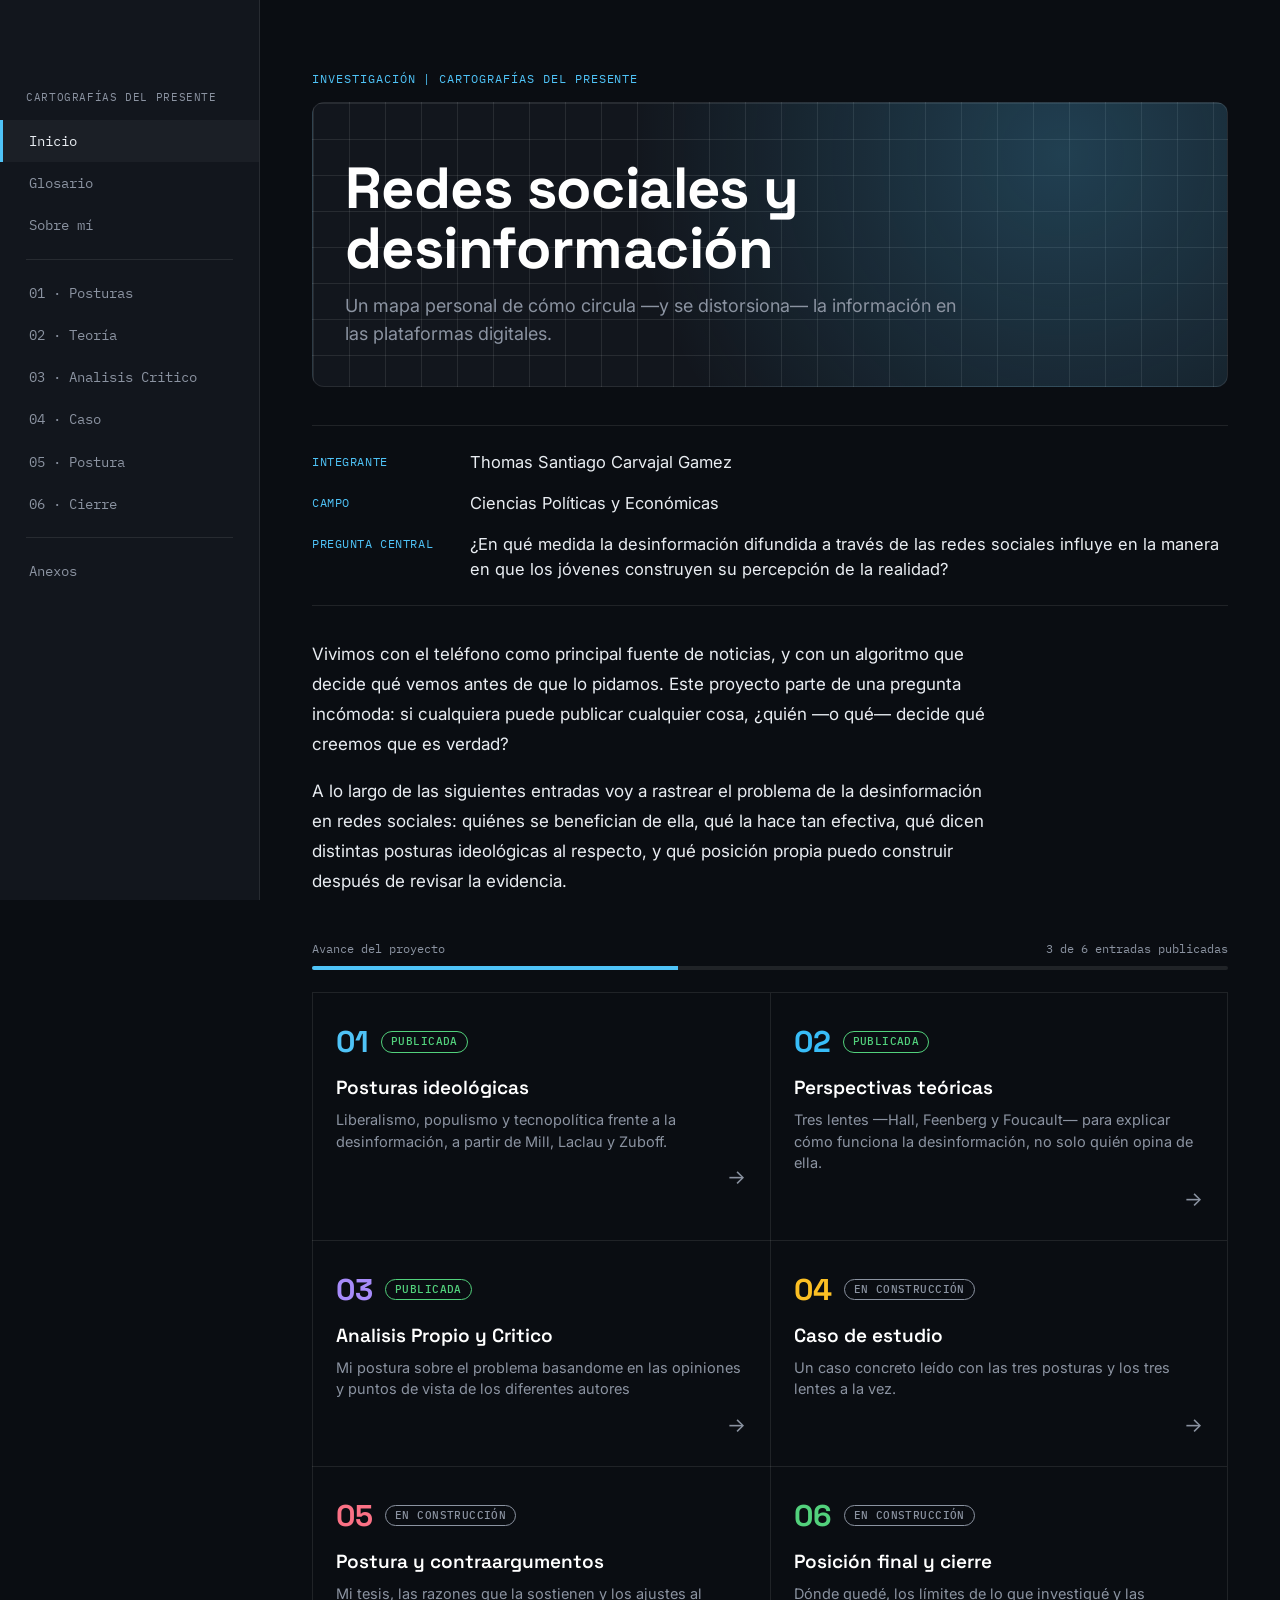
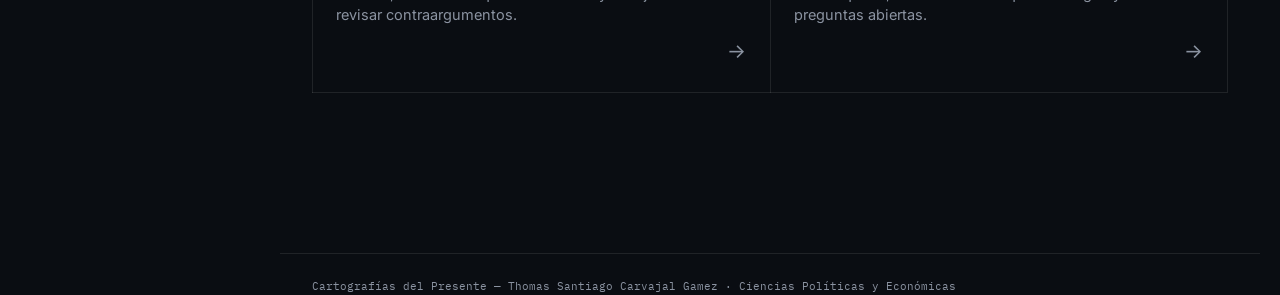
<file: index.html>
<!DOCTYPE html>
<html lang="es">
<head>
<meta charset="UTF-8">
<meta name="viewport" content="width=device-width, initial-scale=1.0">
<title>Redes sociales y desinformación</title>
<link rel="preconnect" href="https://fonts.googleapis.com">
<link href="https://fonts.googleapis.com/css2?family=Space+Grotesk:wght@500;600;700&family=Inter:wght@400;500&family=IBM+Plex+Mono:wght@400;500&display=swap" rel="stylesheet">
<link rel="stylesheet" href="style.css">
</head>
<body class="topic-intro">

<button class="menu-btn" aria-label="Abrir menú"><span></span></button>
<div class="backdrop"></div>

<aside class="sidebar">
  <div class="side-eyebrow">Cartografías del Presente</div>
  <nav>
    <a href="index.html" class="is-current">Inicio</a>
    <a href="glosario.html">Glosario</a>
    <a href="sobre-mi.html">Sobre mí</a>
    <div class="divider"></div>
    <a href="entrada-1.html">01 · Posturas</a>
    <a href="entrada-2.html">02 · Teoría</a>
    <a href="entrada-3.html">03 · Analisis Critico</a>
    <a href="entrada-4.html">04 · Caso</a>
    <a href="entrada-5.html">05 · Postura</a>
    <a href="entrada-6.html">06 · Cierre</a>
    <div class="divider"></div>
    <a href="anexos.html">Anexos</a>
  </nav>
</aside>

<div class="wrap">

  <div class="eyebrow">Investigación | Cartografías del presente</div>

  <div class="hero map">
    <h1>Redes sociales y desinformación</h1>
    <p class="sub">Un mapa personal de cómo circula —y se distorsiona— la información en las plataformas digitales.</p>
  </div>

  <div class="field">
    <dl>
      <dt>Integrante</dt>
      <dd>Thomas Santiago Carvajal Gamez</dd>

      <dt>Campo</dt>
      <dd>Ciencias Políticas y Económicas</dd>

      <dt>Pregunta central</dt>
      <dd>¿En qué medida la desinformación difundida a través de las redes sociales influye en la manera en que los jóvenes construyen su percepción de la realidad?</dd>
    </dl>
  </div>

  <div class="body-copy">
    <p>Vivimos con el teléfono como principal fuente de noticias, y con un algoritmo que decide qué vemos antes de que lo pidamos. Este proyecto parte de una pregunta incómoda: si cualquiera puede publicar cualquier cosa, ¿quién —o qué— decide qué creemos que es verdad?</p>
    <p>A lo largo de las siguientes entradas voy a rastrear el problema de la desinformación en redes sociales: quiénes se benefician de ella, qué la hace tan efectiva, qué dicen distintas posturas ideológicas al respecto, y qué posición propia puedo construir después de revisar la evidencia.</p>
  </div>

  <div class="progress"><div class="progress-head"><span>Avance del proyecto</span><span>3 de 6 entradas publicadas</span></div><div class="progress-bar"><i style="width:40%"></i></div></div>

  <div class="index-list">
    <a class="index-item" href="entrada-1.html">
      <div class="num">01 <span class="badge live">Publicada</span></div>
      <div class="meta">
        <h3>Posturas ideológicas</h3>
        <p>Liberalismo, populismo y tecnopolítica frente a la desinformación, a partir de Mill, Laclau y Zuboff.</p>
      </div>
      <div class="arrow">→</div>
    </a>
    <a class="index-item" href="entrada-2.html">
      <div class="num">02 <span class="badge live">Publicada</span></div>
      <div class="meta">
        <h3>Perspectivas teóricas</h3>
        <p>Tres lentes —Hall, Feenberg y Foucault— para explicar cómo funciona la desinformación, no solo quién opina de ella.</p>
      </div>
      <div class="arrow">→</div>
    </a>
    <a class="index-item" href="entrada-3.html">
      <div class="num">03 <span class="badge live">Publicada</span></div>
      <div class="meta">
        <h3>Analisis Propio y Critico</h3>
        <p>Mi postura sobre el problema basandome en las opiniones y puntos de vista de los diferentes autores </p>
      </div>
      <div class="arrow">→</div>
    </a>
    <a class="index-item" href="entrada-4.html">
      <div class="num">04 <span class="badge wip">En construcción</span></div>
      <div class="meta">
        <h3>Caso de estudio</h3>
        <p>Un caso concreto leído con las tres posturas y los tres lentes a la vez.</p>
      </div>
      <div class="arrow">→</div>
    </a>
    <a class="index-item" href="entrada-5.html">
      <div class="num">05 <span class="badge wip">En construcción</span></div>
      <div class="meta">
        <h3>Postura y contraargumentos</h3>
        <p>Mi tesis, las razones que la sostienen y los ajustes al revisar contraargumentos.</p>
      </div>
      <div class="arrow">→</div>
    </a>
    <a class="index-item" href="entrada-6.html">
      <div class="num">06 <span class="badge wip">En construcción</span></div>
      <div class="meta">
        <h3>Posición final y cierre</h3>
        <p>Dónde quedé, los límites de lo que investigué y las preguntas abiertas.</p>
      </div>
      <div class="arrow">→</div>
    </a>
  </div>

</div>

<footer class="site-footer">Cartografías del Presente — Thomas Santiago Carvajal Gamez · Ciencias Políticas y Económicas</footer>

<script src="script.js"></script>
</body>
</html>
</file>
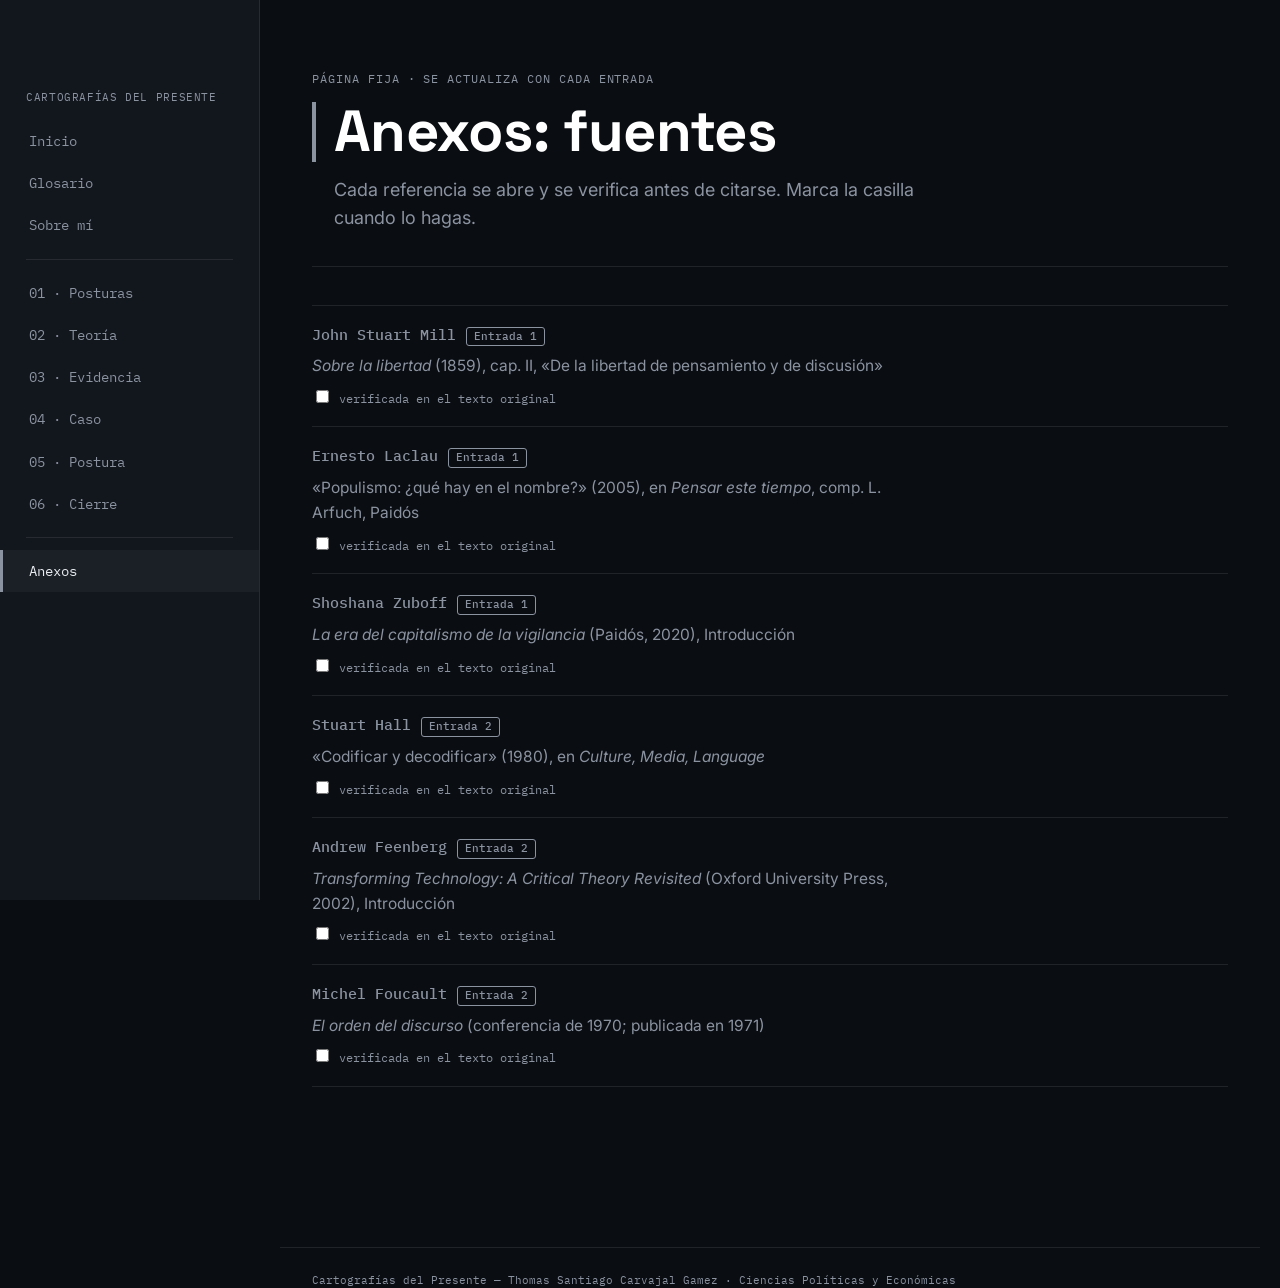
<file: anexos.html>
<!DOCTYPE html>
<html lang="es">
<head>
<meta charset="UTF-8">
<meta name="viewport" content="width=device-width, initial-scale=1.0">
<title>Anexos — Cartografías del Presente</title>
<link rel="preconnect" href="https://fonts.googleapis.com">
<link href="https://fonts.googleapis.com/css2?family=Space+Grotesk:wght@500;600;700&family=Inter:wght@400;500&family=IBM+Plex+Mono:wght@400;500&display=swap" rel="stylesheet">
<link rel="stylesheet" href="style.css">
</head>
<body class="topic-anexos">

<button class="menu-btn" aria-label="Abrir menú"><span></span></button>
<div class="backdrop"></div>

<aside class="sidebar">
  <div class="side-eyebrow">Cartografías del Presente</div>
  <nav>
    <a href="index.html">Inicio</a>
    <a href="glosario.html">Glosario</a>
    <a href="sobre-mi.html">Sobre mí</a>
    <div class="divider"></div>
    <a href="entrada-1.html">01 · Posturas</a>
    <a href="entrada-2.html">02 · Teoría</a>
    <a href="entrada-3.html">03 · Evidencia</a>
    <a href="entrada-4.html">04 · Caso</a>
    <a href="entrada-5.html">05 · Postura</a>
    <a href="entrada-6.html">06 · Cierre</a>
    <div class="divider"></div>
    <a href="anexos.html" class="is-current">Anexos</a>
  </nav>
</aside>

<div class="wrap">
  <div class="eyebrow">Página fija · se actualiza con cada entrada</div>
  <div class="hero"><h1>Anexos: fuentes</h1><p class="sub">Cada referencia se abre y se verifica antes de citarse. Marca la casilla cuando lo hagas.</p></div>
  <div class="term"><div class="t">John Stuart Mill <span class="tag">Entrada 1</span></div><p class="d"><em>Sobre la libertad</em> (1859), cap. II, «De la libertad de pensamiento y de discusión» <label class="ver"><input type="checkbox"> verificada en el texto original</label></p></div>
  <div class="term"><div class="t">Ernesto Laclau <span class="tag">Entrada 1</span></div><p class="d">«Populismo: ¿qué hay en el nombre?» (2005), en <em>Pensar este tiempo</em>, comp. L. Arfuch, Paidós <label class="ver"><input type="checkbox"> verificada en el texto original</label></p></div>
  <div class="term"><div class="t">Shoshana Zuboff <span class="tag">Entrada 1</span></div><p class="d"><em>La era del capitalismo de la vigilancia</em> (Paidós, 2020), Introducción <label class="ver"><input type="checkbox"> verificada en el texto original</label></p></div>
  <div class="term"><div class="t">Stuart Hall <span class="tag">Entrada 2</span></div><p class="d">«Codificar y decodificar» (1980), en <em>Culture, Media, Language</em> <label class="ver"><input type="checkbox"> verificada en el texto original</label></p></div>
  <div class="term"><div class="t">Andrew Feenberg <span class="tag">Entrada 2</span></div><p class="d"><em>Transforming Technology: A Critical Theory Revisited</em> (Oxford University Press, 2002), Introducción <label class="ver"><input type="checkbox"> verificada en el texto original</label></p></div>
  <div class="term"><div class="t">Michel Foucault <span class="tag">Entrada 2</span></div><p class="d"><em>El orden del discurso</em> (conferencia de 1970; publicada en 1971) <label class="ver"><input type="checkbox"> verificada en el texto original</label></p></div>

</div>

<footer class="site-footer">Cartografías del Presente — Thomas Santiago Carvajal Gamez · Ciencias Políticas y Económicas</footer>

<script src="script.js"></script>
</body>
</html>
</file>
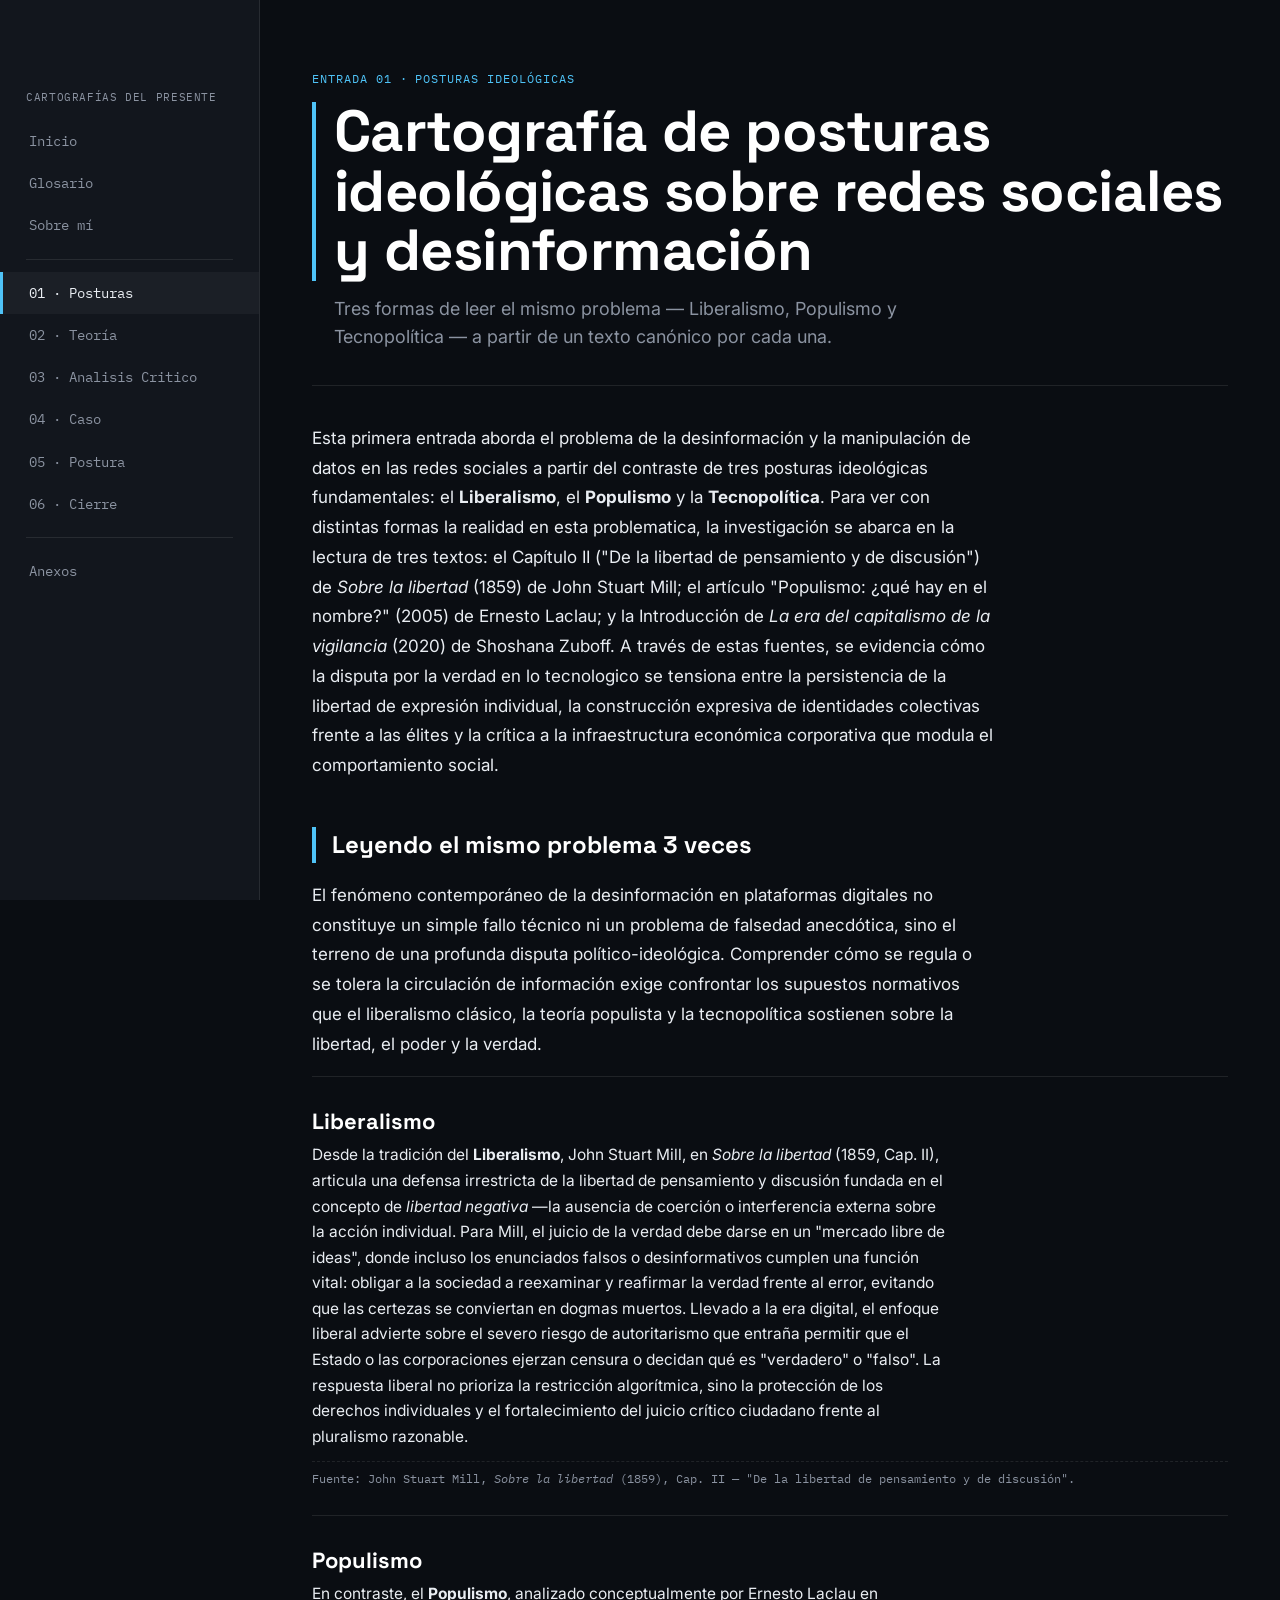
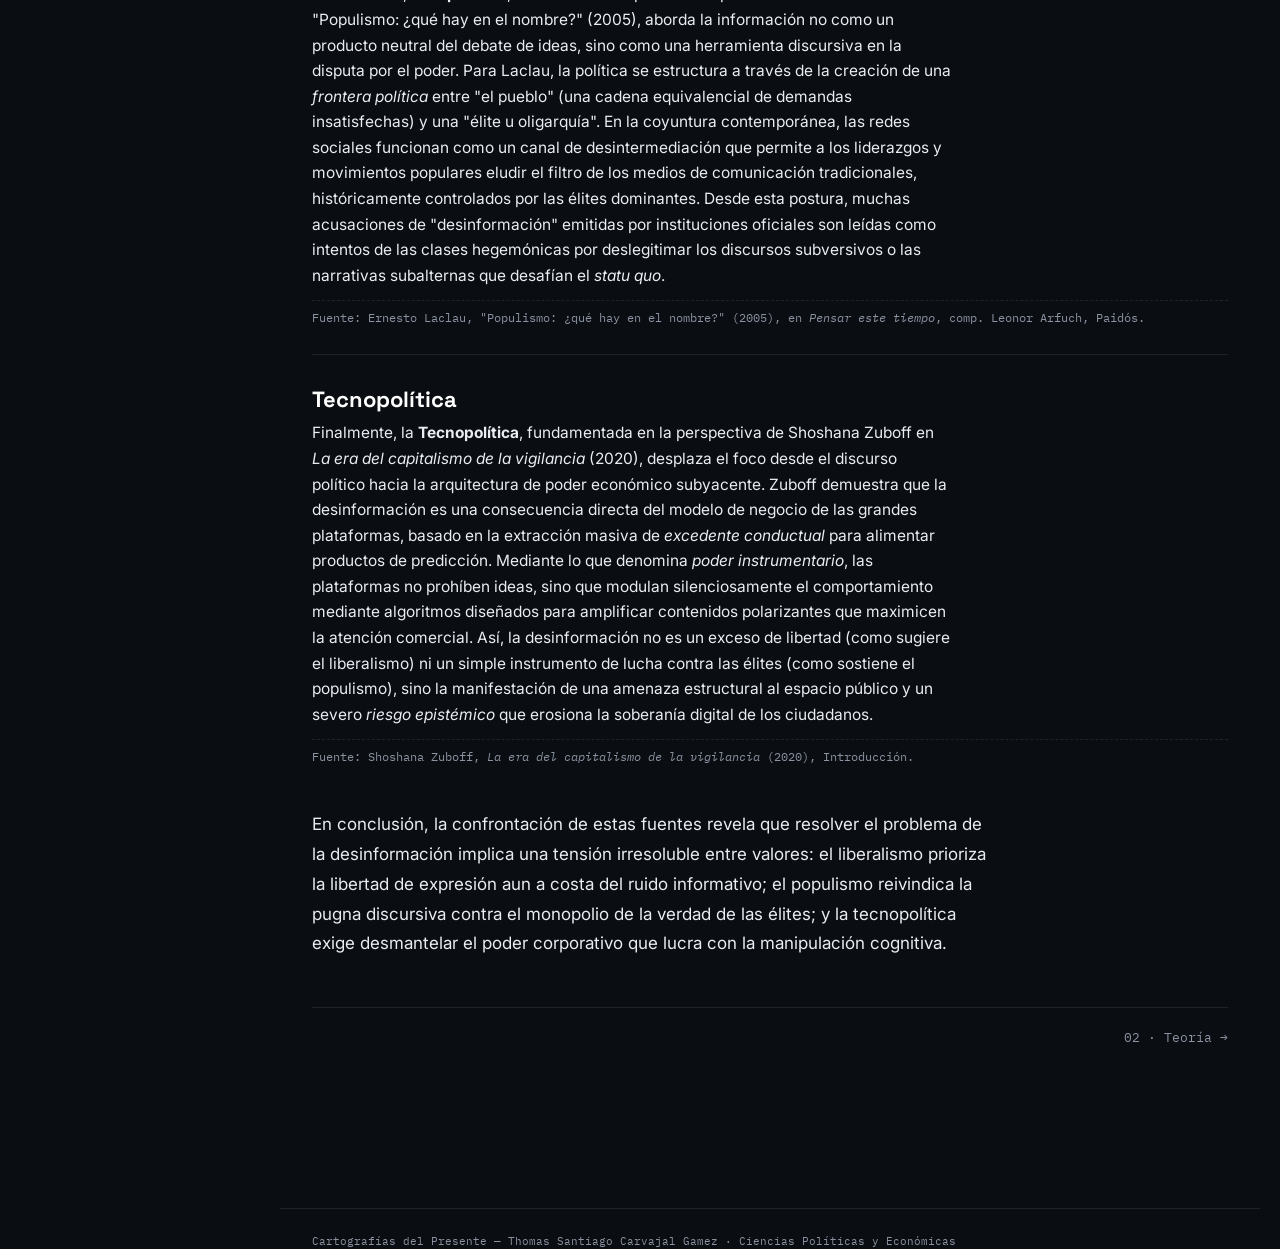
<file: entrada-1.html>
<!DOCTYPE html>
<html lang="es">
<head>
<meta charset="UTF-8">
<meta name="viewport" content="width=device-width, initial-scale=1.0">
<title>Entrada 1 · Posturas ideológicas — Cartografías del Presente</title>
<link rel="preconnect" href="https://fonts.googleapis.com">
<link href="https://fonts.googleapis.com/css2?family=Space+Grotesk:wght@500;600;700&family=Inter:wght@400;500&family=IBM+Plex+Mono:wght@400;500&display=swap" rel="stylesheet">
<link rel="stylesheet" href="style.css">
</head>
<body class="topic-e1">

<button class="menu-btn" aria-label="Abrir menú"><span></span></button>
<div class="backdrop"></div>

<aside class="sidebar">
  <div class="side-eyebrow">Cartografías del Presente</div>
  <nav>
    <a href="index.html">Inicio</a>
    <a href="glosario.html">Glosario</a>
    <a href="sobre-mi.html">Sobre mí</a>
    <div class="divider"></div>
    <a href="entrada-1.html" class="is-current">01 · Posturas</a>
    <a href="entrada-2.html">02 · Teoría</a>
    <a href="entrada-3.html">03 · Analisis Critico</a>
    <a href="entrada-4.html">04 · Caso</a>
    <a href="entrada-5.html">05 · Postura</a>
    <a href="entrada-6.html">06 · Cierre</a>
    <div class="divider"></div>
    <a href="anexos.html">Anexos</a>
  </nav>
</aside>

<div class="wrap">

  <div class="eyebrow">Entrada 01 · Posturas ideológicas</div>
  <div class="hero">
    <h1>Cartografía de posturas ideológicas sobre redes sociales y desinformación</h1>
    <p class="sub">Tres formas de leer el mismo problema — Liberalismo, Populismo y Tecnopolítica — a partir de un texto canónico por cada una.</p>
  </div>

  <div class="body-copy">
    <p>Esta primera entrada aborda el problema de la desinformación y la manipulación de datos en las redes sociales a partir del contraste de tres posturas ideológicas fundamentales: el <strong>Liberalismo</strong>, el <strong>Populismo</strong> y la <strong>Tecnopolítica</strong>. Para ver con distintas formas la realidad en esta problematica, la investigación se abarca en la lectura de tres textos: el Capítulo II ("De la libertad de pensamiento y de discusión") de <em>Sobre la libertad</em> (1859) de John Stuart Mill; el artículo "Populismo: ¿qué hay en el nombre?" (2005) de Ernesto Laclau; y la Introducción de <em>La era del capitalismo de la vigilancia</em> (2020) de Shoshana Zuboff. A través de estas fuentes, se evidencia cómo la disputa por la verdad en lo tecnologico se tensiona entre la persistencia de la libertad de expresión individual, la construcción expresiva de identidades colectivas frente a las élites y la crítica a la infraestructura económica corporativa que modula el comportamiento social.</p>
  </div>

  <h1 class="section-title">Leyendo el mismo problema 3 veces</h1>

  <div class="body-copy">
    <p>El fenómeno contemporáneo de la desinformación en plataformas digitales no constituye un simple fallo técnico ni un problema de falsedad anecdótica, sino el terreno de una profunda disputa político-ideológica. Comprender cómo se regula o se tolera la circulación de información exige confrontar los supuestos normativos que el liberalismo clásico, la teoría populista y la tecnopolítica sostienen sobre la libertad, el poder y la verdad.</p>
  </div>

  <div class="concept-card">
    <h3>Liberalismo</h3>
    <p>Desde la tradición del <strong>Liberalismo</strong>, John Stuart Mill, en <em>Sobre la libertad</em> (1859, Cap. II), articula una defensa irrestricta de la libertad de pensamiento y discusión fundada en el concepto de <em>libertad negativa</em> —la ausencia de coerción o interferencia externa sobre la acción individual. Para Mill, el juicio de la verdad debe darse en un "mercado libre de ideas", donde incluso los enunciados falsos o desinformativos cumplen una función vital: obligar a la sociedad a reexaminar y reafirmar la verdad frente al error, evitando que las certezas se conviertan en dogmas muertos. Llevado a la era digital, el enfoque liberal advierte sobre el severo riesgo de autoritarismo que entraña permitir que el Estado o las corporaciones ejerzan censura o decidan qué es "verdadero" o "falso". La respuesta liberal no prioriza la restricción algorítmica, sino la protección de los derechos individuales y el fortalecimiento del juicio crítico ciudadano frente al pluralismo razonable.</p>
    <div class="source-note">Fuente: John Stuart Mill, <em>Sobre la libertad</em> (1859), Cap. II — "De la libertad de pensamiento y de discusión".</div>
  </div>

  <div class="concept-card">
    <h3>Populismo</h3>
    <p>En contraste, el <strong>Populismo</strong>, analizado conceptualmente por Ernesto Laclau en "Populismo: ¿qué hay en el nombre?" (2005), aborda la información no como un producto neutral del debate de ideas, sino como una herramienta discursiva en la disputa por el poder. Para Laclau, la política se estructura a través de la creación de una <em>frontera política</em> entre "el pueblo" (una cadena equivalencial de demandas insatisfechas) y una "élite u oligarquía". En la coyuntura contemporánea, las redes sociales funcionan como un canal de desintermediación que permite a los liderazgos y movimientos populares eludir el filtro de los medios de comunicación tradicionales, históricamente controlados por las élites dominantes. Desde esta postura, muchas acusaciones de "desinformación" emitidas por instituciones oficiales son leídas como intentos de las clases hegemónicas por deslegitimar los discursos subversivos o las narrativas subalternas que desafían el <em>statu quo</em>.</p>
    <div class="source-note">Fuente: Ernesto Laclau, "Populismo: ¿qué hay en el nombre?" (2005), en <em>Pensar este tiempo</em>, comp. Leonor Arfuch, Paidós.</div>
  </div>

  <div class="concept-card">
    <h3>Tecnopolítica</h3>
    <p>Finalmente, la <strong>Tecnopolítica</strong>, fundamentada en la perspectiva de Shoshana Zuboff en <em>La era del capitalismo de la vigilancia</em> (2020), desplaza el foco desde el discurso político hacia la arquitectura de poder económico subyacente. Zuboff demuestra que la desinformación es una consecuencia directa del modelo de negocio de las grandes plataformas, basado en la extracción masiva de <em>excedente conductual</em> para alimentar productos de predicción. Mediante lo que denomina <em>poder instrumentario</em>, las plataformas no prohíben ideas, sino que modulan silenciosamente el comportamiento mediante algoritmos diseñados para amplificar contenidos polarizantes que maximicen la atención comercial. Así, la desinformación no es un exceso de libertad (como sugiere el liberalismo) ni un simple instrumento de lucha contra las élites (como sostiene el populismo), sino la manifestación de una amenaza estructural al espacio público y un severo <em>riesgo epistémico</em> que erosiona la soberanía digital de los ciudadanos.</p>
    <div class="source-note">Fuente: Shoshana Zuboff, <em>La era del capitalismo de la vigilancia</em> (2020), Introducción.</div>
  </div>

  <div class="body-copy">
    <p>En conclusión, la confrontación de estas fuentes revela que resolver el problema de la desinformación implica una tensión irresoluble entre valores: el liberalismo prioriza la libertad de expresión aun a costa del ruido informativo; el populismo reivindica la pugna discursiva contra el monopolio de la verdad de las élites; y la tecnopolítica exige desmantelar el poder corporativo que lucra con la manipulación cognitiva.</p>
  </div>


<div class="pager"><span></span><a href="entrada-2.html">02 · Teoría →</a></div>
</div>

<footer class="site-footer">Cartografías del Presente — Thomas Santiago Carvajal Gamez · Ciencias Políticas y Económicas</footer>

<script src="script.js"></script>
</body>
</html>
</file>
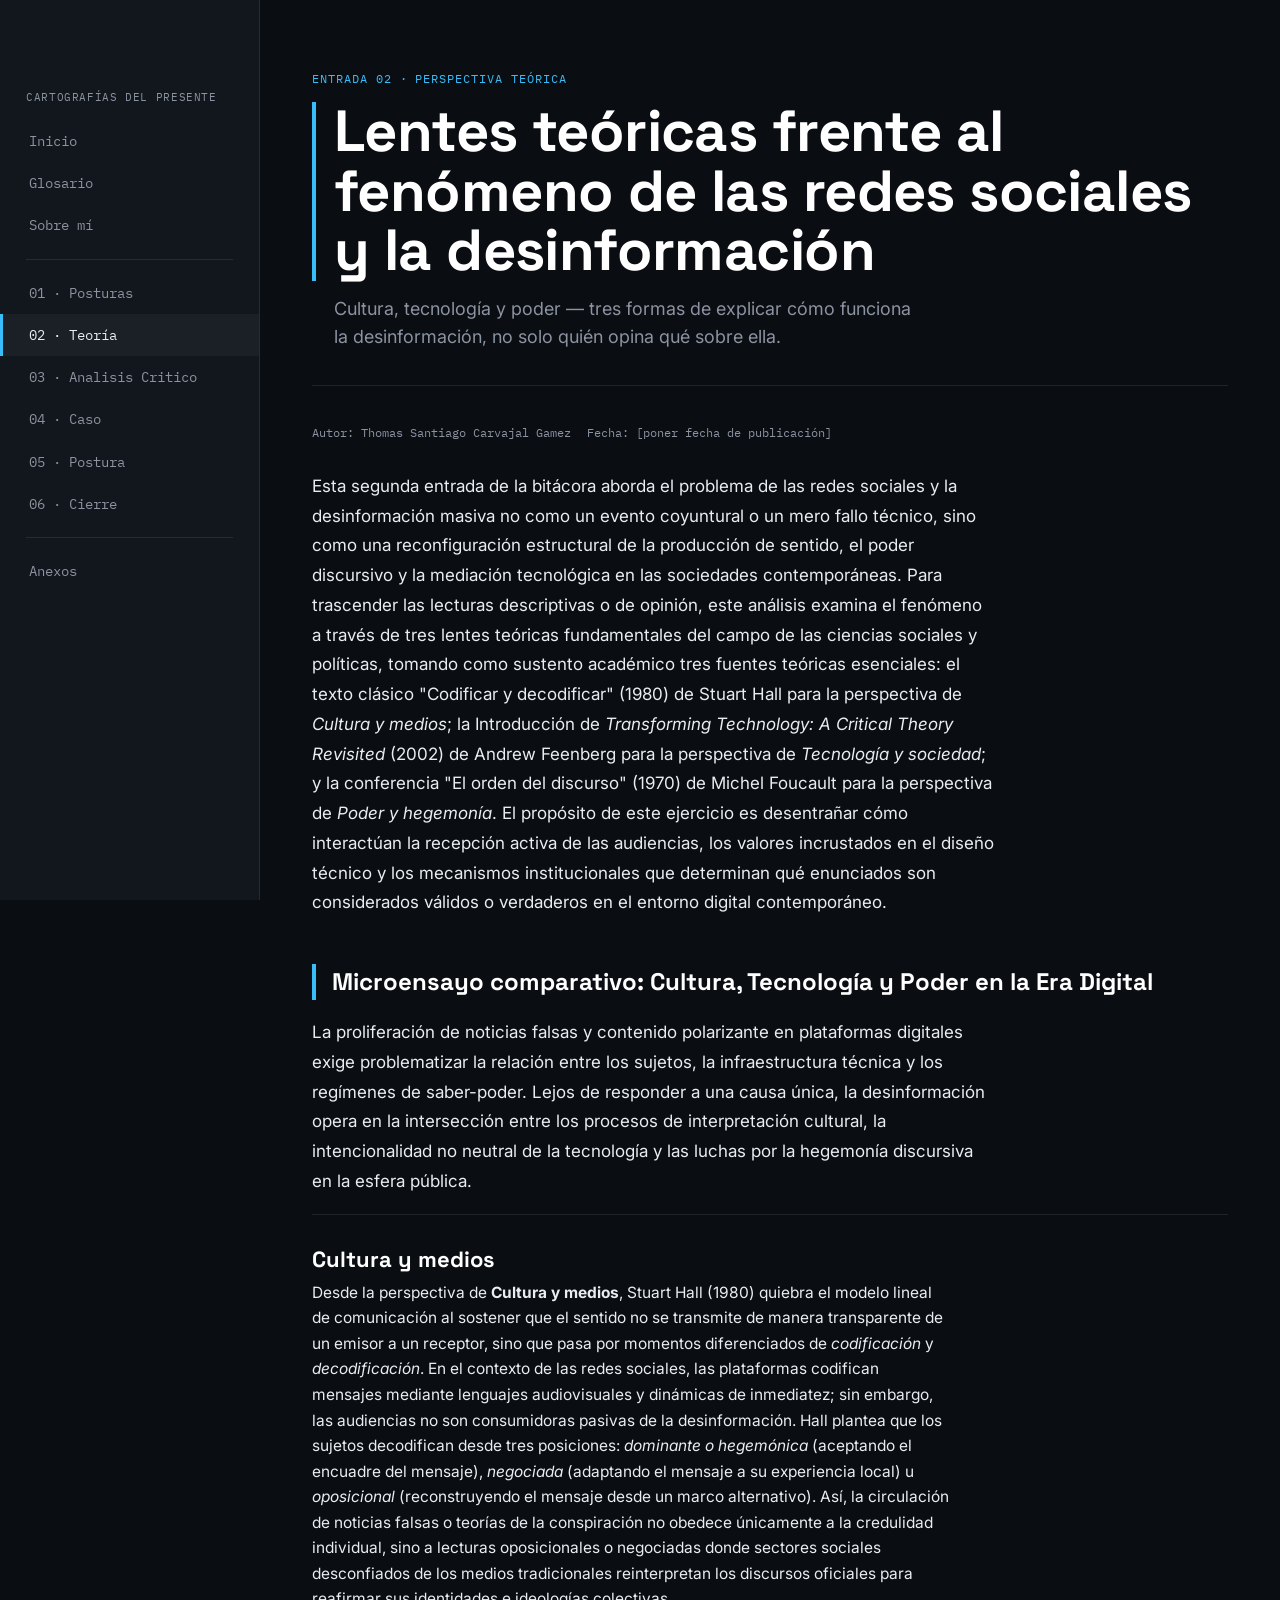
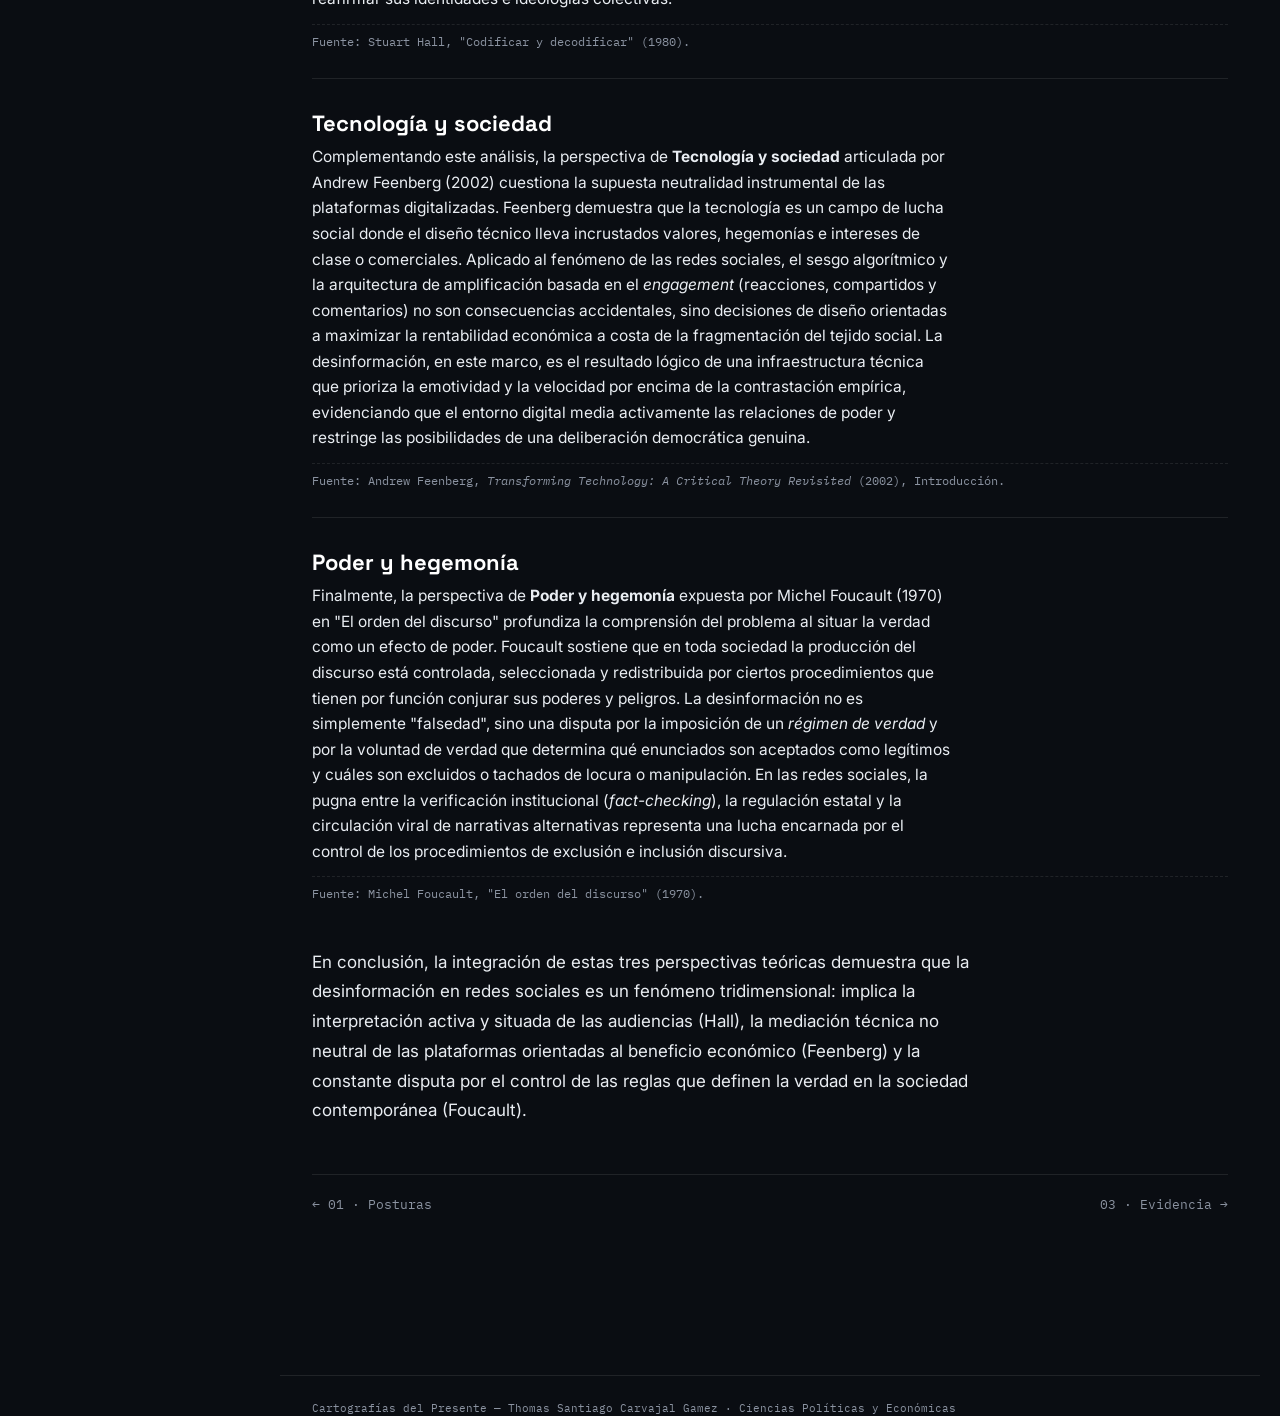
<file: entrada-2.html>
<!DOCTYPE html>
<html lang="es">
<head>
<meta charset="UTF-8">
<meta name="viewport" content="width=device-width, initial-scale=1.0">
<title>Entrada 2 · Perspectivas teóricas — Cartografías del Presente</title>
<link rel="preconnect" href="https://fonts.googleapis.com">
<link href="https://fonts.googleapis.com/css2?family=Space+Grotesk:wght@500;600;700&family=Inter:wght@400;500&family=IBM+Plex+Mono:wght@400;500&display=swap" rel="stylesheet">
<link rel="stylesheet" href="style.css">
</head>
<body class="topic-e2">

<button class="menu-btn" aria-label="Abrir menú"><span></span></button>
<div class="backdrop"></div>

<aside class="sidebar">
  <div class="side-eyebrow">Cartografías del Presente</div>
  <nav>
    <a href="index.html">Inicio</a>
    <a href="glosario.html">Glosario</a>
    <a href="sobre-mi.html">Sobre mí</a>
    <div class="divider"></div>
    <a href="entrada-1.html">01 · Posturas</a>
    <a href="entrada-2.html" class="is-current">02 · Teoría</a>
    <a href="entrada-3.html">03 · Analisis Critico</a>
    <a href="entrada-4.html">04 · Caso</a>
    <a href="entrada-5.html">05 · Postura</a>
    <a href="entrada-6.html">06 · Cierre</a>
    <div class="divider"></div>
    <a href="anexos.html">Anexos</a>
  </nav>
</aside>

<div class="wrap">

  <div class="eyebrow">Entrada 02 · Perspectiva teórica</div>
  <div class="hero">
    <h1>Lentes teóricas frente al fenómeno de las redes sociales y la desinformación</h1>
    <p class="sub">Cultura, tecnología y poder — tres formas de explicar cómo funciona la desinformación, no solo quién opina qué sobre ella.</p>
  </div>

  <div class="meta-row">
    <span>Autor: Thomas Santiago Carvajal Gamez</span>
    <span>Fecha: [poner fecha de publicación]</span>
  </div>

  <div class="body-copy">
    <p>Esta segunda entrada de la bitácora aborda el problema de las redes sociales y la desinformación masiva no como un evento coyuntural o un mero fallo técnico, sino como una reconfiguración estructural de la producción de sentido, el poder discursivo y la mediación tecnológica en las sociedades contemporáneas. Para trascender las lecturas descriptivas o de opinión, este análisis examina el fenómeno a través de tres lentes teóricas fundamentales del campo de las ciencias sociales y políticas, tomando como sustento académico tres fuentes teóricas esenciales: el texto clásico "Codificar y decodificar" (1980) de Stuart Hall para la perspectiva de <em>Cultura y medios</em>; la Introducción de <em>Transforming Technology: A Critical Theory Revisited</em> (2002) de Andrew Feenberg para la perspectiva de <em>Tecnología y sociedad</em>; y la conferencia "El orden del discurso" (1970) de Michel Foucault para la perspectiva de <em>Poder y hegemonía</em>. El propósito de este ejercicio es desentrañar cómo interactúan la recepción activa de las audiencias, los valores incrustados en el diseño técnico y los mecanismos institucionales que determinan qué enunciados son considerados válidos o verdaderos en el entorno digital contemporáneo.</p>
  </div>

  <h2 class="section-title">Microensayo comparativo: Cultura, Tecnología y Poder en la Era Digital</h2>

  <div class="body-copy">
    <p>La proliferación de noticias falsas y contenido polarizante en plataformas digitales exige problematizar la relación entre los sujetos, la infraestructura técnica y los regímenes de saber-poder. Lejos de responder a una causa única, la desinformación opera en la intersección entre los procesos de interpretación cultural, la intencionalidad no neutral de la tecnología y las luchas por la hegemonía discursiva en la esfera pública.</p>
  </div>

  <div class="concept-card">
    <h3>Cultura y medios</h3>
    <p>Desde la perspectiva de <strong>Cultura y medios</strong>, Stuart Hall (1980) quiebra el modelo lineal de comunicación al sostener que el sentido no se transmite de manera transparente de un emisor a un receptor, sino que pasa por momentos diferenciados de <em>codificación</em> y <em>decodificación</em>. En el contexto de las redes sociales, las plataformas codifican mensajes mediante lenguajes audiovisuales y dinámicas de inmediatez; sin embargo, las audiencias no son consumidoras pasivas de la desinformación. Hall plantea que los sujetos decodifican desde tres posiciones: <em>dominante o hegemónica</em> (aceptando el encuadre del mensaje), <em>negociada</em> (adaptando el mensaje a su experiencia local) u <em>oposicional</em> (reconstruyendo el mensaje desde un marco alternativo). Así, la circulación de noticias falsas o teorías de la conspiración no obedece únicamente a la credulidad individual, sino a lecturas oposicionales o negociadas donde sectores sociales desconfiados de los medios tradicionales reinterpretan los discursos oficiales para reafirmar sus identidades e ideologías colectivas.</p>
    <div class="source-note">Fuente: Stuart Hall, "Codificar y decodificar" (1980).</div>
  </div>

  <div class="concept-card">
    <h3>Tecnología y sociedad</h3>
    <p>Complementando este análisis, la perspectiva de <strong>Tecnología y sociedad</strong> articulada por Andrew Feenberg (2002) cuestiona la supuesta neutralidad instrumental de las plataformas digitalizadas. Feenberg demuestra que la tecnología es un campo de lucha social donde el diseño técnico lleva incrustados valores, hegemonías e intereses de clase o comerciales. Aplicado al fenómeno de las redes sociales, el sesgo algorítmico y la arquitectura de amplificación basada en el <em>engagement</em> (reacciones, compartidos y comentarios) no son consecuencias accidentales, sino decisiones de diseño orientadas a maximizar la rentabilidad económica a costa de la fragmentación del tejido social. La desinformación, en este marco, es el resultado lógico de una infraestructura técnica que prioriza la emotividad y la velocidad por encima de la contrastación empírica, evidenciando que el entorno digital media activamente las relaciones de poder y restringe las posibilidades de una deliberación democrática genuina.</p>
    <div class="source-note">Fuente: Andrew Feenberg, <em>Transforming Technology: A Critical Theory Revisited</em> (2002), Introducción.</div>
  </div>

  <div class="concept-card">
    <h3>Poder y hegemonía</h3>
    <p>Finalmente, la perspectiva de <strong>Poder y hegemonía</strong> expuesta por Michel Foucault (1970) en "El orden del discurso" profundiza la comprensión del problema al situar la verdad como un efecto de poder. Foucault sostiene que en toda sociedad la producción del discurso está controlada, seleccionada y redistribuida por ciertos procedimientos que tienen por función conjurar sus poderes y peligros. La desinformación no es simplemente "falsedad", sino una disputa por la imposición de un <em>régimen de verdad</em> y por la voluntad de verdad que determina qué enunciados son aceptados como legítimos y cuáles son excluidos o tachados de locura o manipulación. En las redes sociales, la pugna entre la verificación institucional (<em>fact-checking</em>), la regulación estatal y la circulación viral de narrativas alternativas representa una lucha encarnada por el control de los procedimientos de exclusión e inclusión discursiva.</p>
    <div class="source-note">Fuente: Michel Foucault, "El orden del discurso" (1970).</div>
  </div>

  <div class="body-copy">
    <p>En conclusión, la integración de estas tres perspectivas teóricas demuestra que la desinformación en redes sociales es un fenómeno tridimensional: implica la interpretación activa y situada de las audiencias (Hall), la mediación técnica no neutral de las plataformas orientadas al beneficio económico (Feenberg) y la constante disputa por el control de las reglas que definen la verdad en la sociedad contemporánea (Foucault).</p>
  </div>


<div class="pager"><a href="entrada-1.html">← 01 · Posturas</a><a href="entrada-3.html">03 · Evidencia →</a></div>
</div>

<footer class="site-footer">Cartografías del Presente — Thomas Santiago Carvajal Gamez · Ciencias Políticas y Económicas</footer>

<script src="script.js"></script>
</body>
</html>
</file>
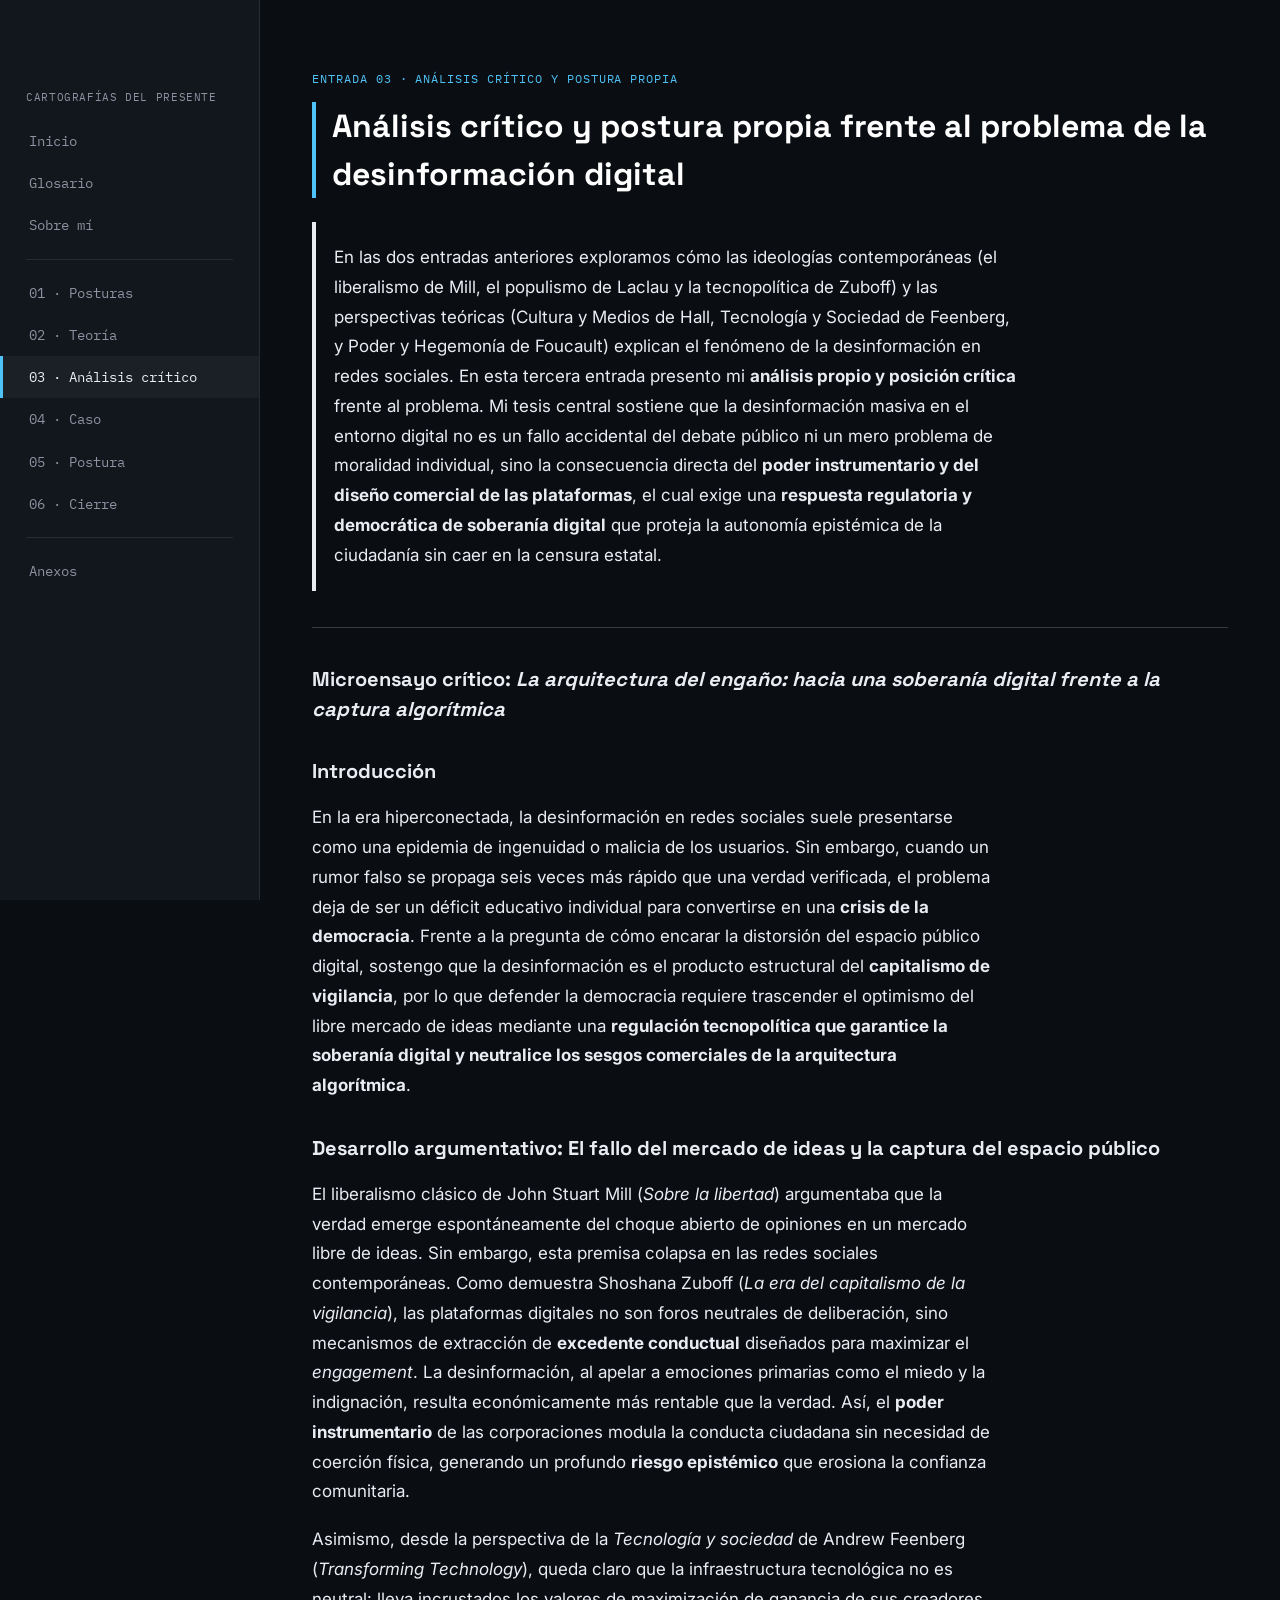
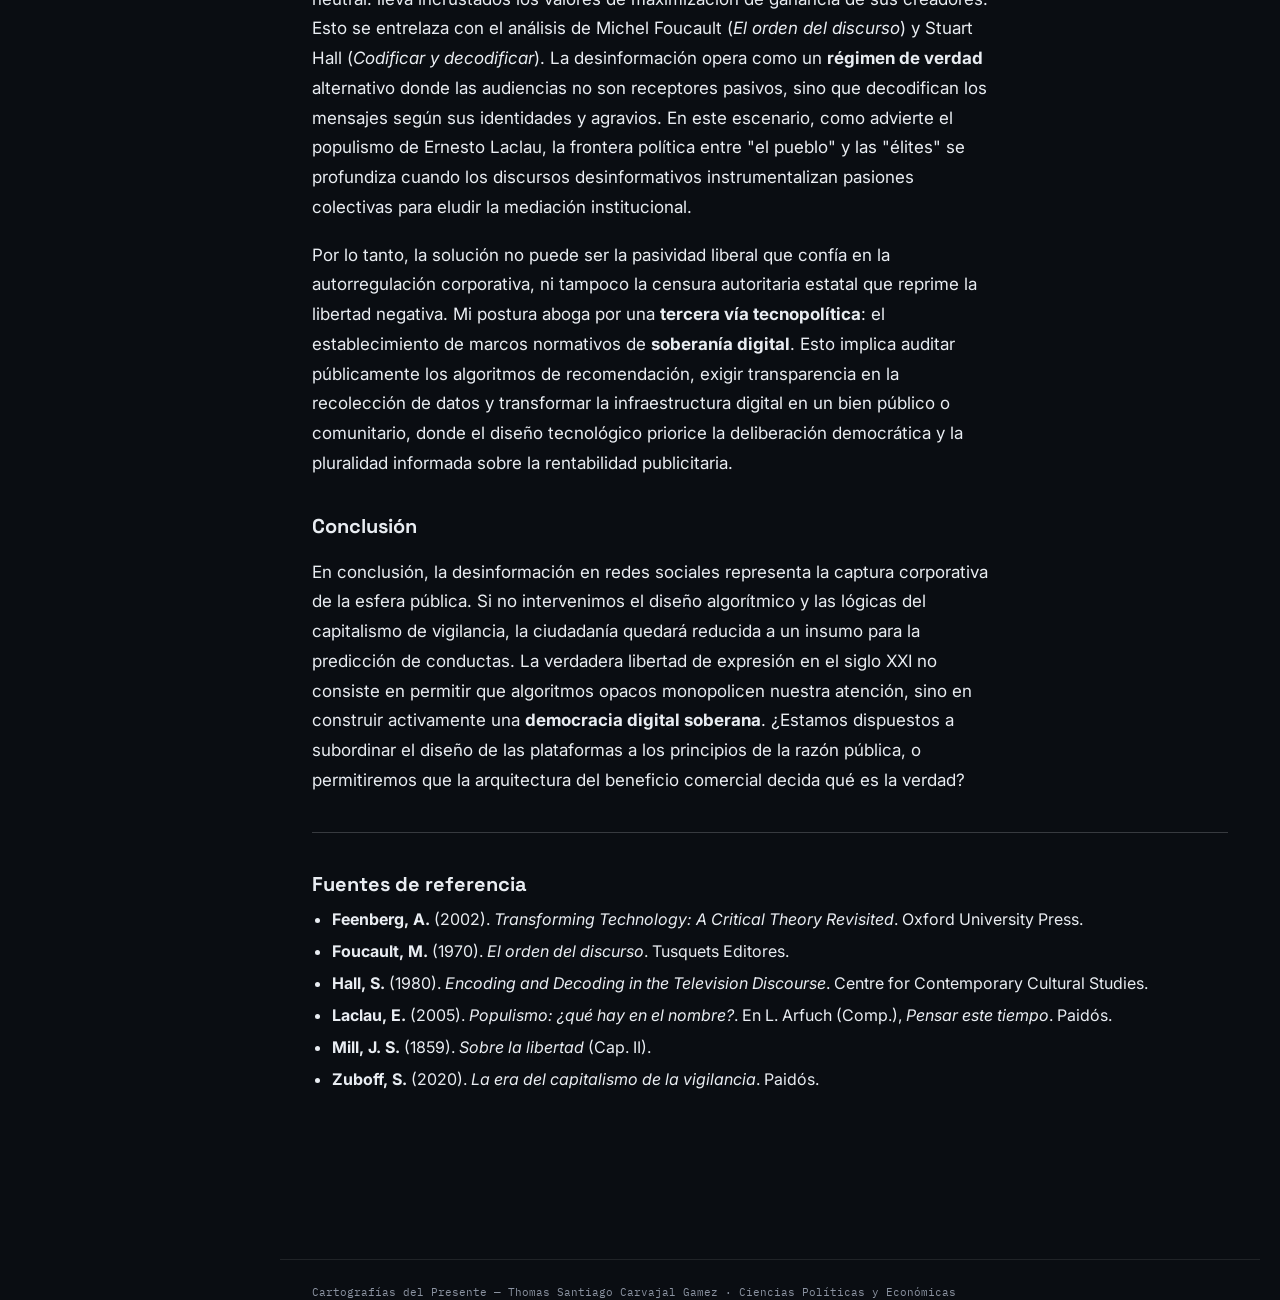
<file: entrada-3.html>
<!DOCTYPE html>
<html lang="es">
<head>
<meta charset="UTF-8">
<meta name="viewport" content="width=device-width, initial-scale=1.0">
<title>Entrada 3 · Análisis crítico — Cartografías del Presente</title>
<link rel="preconnect" href="https://fonts.googleapis.com">
<link href="https://fonts.googleapis.com/css2?family=Space+Grotesk:wght@500;600;700&family=Inter:wght@400;500&family=IBM+Plex+Mono:wght@400;500&display=swap" rel="stylesheet">
<link rel="stylesheet" href="style.css">
<style>
  /* Estilos mínimos añadidos solo para esta entrada */
  .intro-box { border-left: 4px solid currentColor; padding: 4px 0 4px 18px; margin: 24px 0 36px; }
  .sub-title { font-family: 'Space Grotesk', sans-serif; font-size: 20px; margin: 32px 0 8px; }
  .refs { margin: 8px 0 0; padding-left: 20px; }
  .refs li { margin-bottom: 8px; }
  hr.sep { border: 0; border-top: 1px solid currentColor; opacity: .2; margin: 36px 0; }
</style>
</head>
<!-- Si los colores no coinciden con tus otras entradas, copia aquí la clase del <body> de entrada-1.html -->
<body class="topic-entrada3">

<button class="menu-btn" aria-label="Abrir menú"><span></span></button>
<div class="backdrop"></div>

<aside class="sidebar">
  <div class="side-eyebrow">Cartografías del Presente</div>
  <nav>
    <a href="index.html">Inicio</a>
    <a href="glosario.html">Glosario</a>
    <a href="sobre-mi.html">Sobre mí</a>
    <div class="divider"></div>
    <a href="entrada-1.html">01 · Posturas</a>
    <a href="entrada-2.html">02 · Teoría</a>
    <a href="entrada-3.html" class="is-current">03 · Análisis crítico</a>
    <a href="entrada-4.html">04 · Caso</a>
    <a href="entrada-5.html">05 · Postura</a>
    <a href="entrada-6.html">06 · Cierre</a>
    <div class="divider"></div>
    <a href="anexos.html">Anexos</a>
  </nav>
</aside>

<div class="wrap">

  <div class="eyebrow">Entrada 03 · Análisis crítico y postura propia</div>
  <h1 class="section-title" style="font-size:32px; margin-top:0;">Análisis crítico y postura propia frente al problema de la desinformación digital</h1>

  <div class="body-copy">

    <div class="intro-box">
      <p>En las dos entradas anteriores exploramos cómo las ideologías contemporáneas (el liberalismo de Mill, el populismo de Laclau y la tecnopolítica de Zuboff) y las perspectivas teóricas (Cultura y Medios de Hall, Tecnología y Sociedad de Feenberg, y Poder y Hegemonía de Foucault) explican el fenómeno de la desinformación en redes sociales. En esta tercera entrada presento mi <strong>análisis propio y posición crítica</strong> frente al problema. Mi tesis central sostiene que la desinformación masiva en el entorno digital no es un fallo accidental del debate público ni un mero problema de moralidad individual, sino la consecuencia directa del <strong>poder instrumentario y del diseño comercial de las plataformas</strong>, el cual exige una <strong>respuesta regulatoria y democrática de soberanía digital</strong> que proteja la autonomía epistémica de la ciudadanía sin caer en la censura estatal.</p>
    </div>

    <hr class="sep">

    <h2 class="sub-title">Microensayo crítico: <em>La arquitectura del engaño: hacia una soberanía digital frente a la captura algorítmica</em></h2>

    <h3 class="sub-title">Introducción</h3>
    <!-- PENDIENTE: la cifra de "seis veces más rápido" necesita fuente (verificar antes de publicar o quitar). -->
    <p>En la era hiperconectada, la desinformación en redes sociales suele presentarse como una epidemia de ingenuidad o malicia de los usuarios. Sin embargo, cuando un rumor falso se propaga seis veces más rápido que una verdad verificada, el problema deja de ser un déficit educativo individual para convertirse en una <strong>crisis de la democracia</strong>. Frente a la pregunta de cómo encarar la distorsión del espacio público digital, sostengo que la desinformación es el producto estructural del <strong>capitalismo de vigilancia</strong>, por lo que defender la democracia requiere trascender el optimismo del libre mercado de ideas mediante una <strong>regulación tecnopolítica que garantice la soberanía digital y neutralice los sesgos comerciales de la arquitectura algorítmica</strong>.</p>

    <h3 class="sub-title">Desarrollo argumentativo: El fallo del mercado de ideas y la captura del espacio público</h3>
    <!-- PENDIENTE: revisar cómo se presenta a Mill y la expresión "mercado libre de ideas". -->
    <p>El liberalismo clásico de John Stuart Mill (<em>Sobre la libertad</em>) argumentaba que la verdad emerge espontáneamente del choque abierto de opiniones en un mercado libre de ideas. Sin embargo, esta premisa colapsa en las redes sociales contemporáneas. Como demuestra Shoshana Zuboff (<em>La era del capitalismo de la vigilancia</em>), las plataformas digitales no son foros neutrales de deliberación, sino mecanismos de extracción de <strong>excedente conductual</strong> diseñados para maximizar el <em>engagement</em>. La desinformación, al apelar a emociones primarias como el miedo y la indignación, resulta económicamente más rentable que la verdad. Así, el <strong>poder instrumentario</strong> de las corporaciones modula la conducta ciudadana sin necesidad de coerción física, generando un profundo <strong>riesgo epistémico</strong> que erosiona la confianza comunitaria.</p>

    <!-- PENDIENTE: verificar "régimen de verdad" en El orden del discurso. -->
    <p>Asimismo, desde la perspectiva de la <em>Tecnología y sociedad</em> de Andrew Feenberg (<em>Transforming Technology</em>), queda claro que la infraestructura tecnológica no es neutral: lleva incrustados los valores de maximización de ganancia de sus creadores. Esto se entrelaza con el análisis de Michel Foucault (<em>El orden del discurso</em>) y Stuart Hall (<em>Codificar y decodificar</em>). La desinformación opera como un <strong>régimen de verdad</strong> alternativo donde las audiencias no son receptores pasivos, sino que decodifican los mensajes según sus identidades y agravios. En este escenario, como advierte el populismo de Ernesto Laclau, la frontera política entre "el pueblo" y las "élites" se profundiza cuando los discursos desinformativos instrumentalizan pasiones colectivas para eludir la mediación institucional.</p>

    <p>Por lo tanto, la solución no puede ser la pasividad liberal que confía en la autorregulación corporativa, ni tampoco la censura autoritaria estatal que reprime la libertad negativa. Mi postura aboga por una <strong>tercera vía tecnopolítica</strong>: el establecimiento de marcos normativos de <strong>soberanía digital</strong>. Esto implica auditar públicamente los algoritmos de recomendación, exigir transparencia en la recolección de datos y transformar la infraestructura digital en un bien público o comunitario, donde el diseño tecnológico priorice la deliberación democrática y la pluralidad informada sobre la rentabilidad publicitaria.</p>

    <!-- AQUÍ PUEDE IR UN PÁRRAFO DE OBJECIÓN Y RÉPLICA (opcional, ver recomendación):
    <p><strong>Objeción:</strong> ...  <strong>Mi respuesta:</strong> ...</p>
    -->

    <h3 class="sub-title">Conclusión</h3>
    <p>En conclusión, la desinformación en redes sociales representa la captura corporativa de la esfera pública. Si no intervenimos el diseño algorítmico y las lógicas del capitalismo de vigilancia, la ciudadanía quedará reducida a un insumo para la predicción de conductas. La verdadera libertad de expresión en el siglo XXI no consiste en permitir que algoritmos opacos monopolicen nuestra atención, sino en construir activamente una <strong>democracia digital soberana</strong>. ¿Estamos dispuestos a subordinar el diseño de las plataformas a los principios de la razón pública, o permitiremos que la arquitectura del beneficio comercial decida qué es la verdad?</p>

    <hr class="sep">

    <h3 class="sub-title">Fuentes de referencia</h3>
    <ul class="refs">
      <li><strong>Feenberg, A.</strong> (2002). <em>Transforming Technology: A Critical Theory Revisited</em>. Oxford University Press.</li>
      <li><strong>Foucault, M.</strong> (1970). <em>El orden del discurso</em>. Tusquets Editores.</li>
      <li><strong>Hall, S.</strong> (1980). <em>Encoding and Decoding in the Television Discourse</em>. Centre for Contemporary Cultural Studies.</li>
      <li><strong>Laclau, E.</strong> (2005). <em>Populismo: ¿qué hay en el nombre?</em>. En L. Arfuch (Comp.), <em>Pensar este tiempo</em>. Paidós.</li>
      <li><strong>Mill, J. S.</strong> (1859). <em>Sobre la libertad</em> (Cap. II).</li>
      <li><strong>Zuboff, S.</strong> (2020). <em>La era del capitalismo de la vigilancia</em>. Paidós.</li>
    </ul>

  </div>
</div>

<footer class="site-footer">Cartografías del Presente — Thomas Santiago Carvajal Gamez · Ciencias Políticas y Económicas</footer>

<script src="script.js"></script>
</body>
</html>
</file>
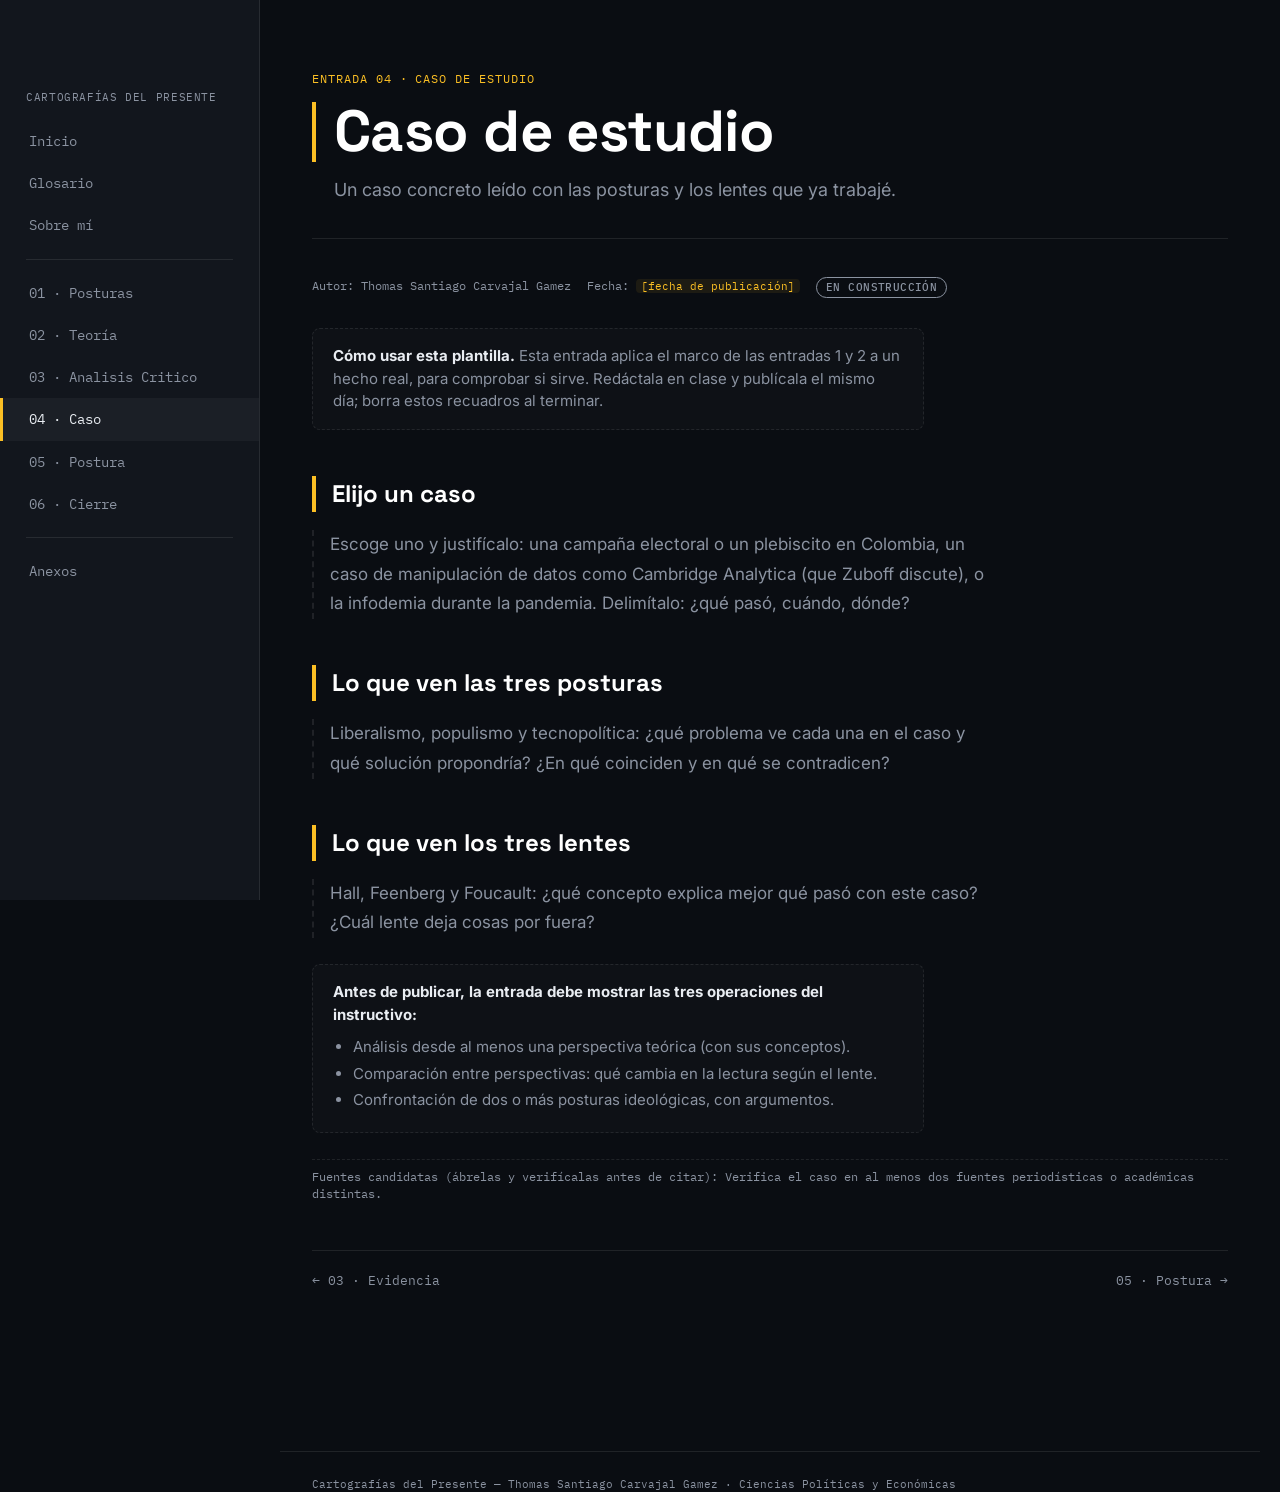
<file: entrada-4.html>
<!DOCTYPE html>
<html lang="es">
<head>
<meta charset="UTF-8">
<meta name="viewport" content="width=device-width, initial-scale=1.0">
<title>Caso de estudio — Cartografías del Presente</title>
<link rel="preconnect" href="https://fonts.googleapis.com">
<link href="https://fonts.googleapis.com/css2?family=Space+Grotesk:wght@500;600;700&family=Inter:wght@400;500&family=IBM+Plex+Mono:wght@400;500&display=swap" rel="stylesheet">
<link rel="stylesheet" href="style.css">
</head>
<body class="topic-e4">

<button class="menu-btn" aria-label="Abrir menú"><span></span></button>
<div class="backdrop"></div>

<aside class="sidebar">
  <div class="side-eyebrow">Cartografías del Presente</div>
  <nav>
    <a href="index.html">Inicio</a>
    <a href="glosario.html">Glosario</a>
    <a href="sobre-mi.html">Sobre mí</a>
    <div class="divider"></div>
    <a href="entrada-1.html">01 · Posturas</a>
    <a href="entrada-2.html">02 · Teoría</a>
    <a href="entrada-3.html">03 · Analisis Critico</a>
    <a href="entrada-4.html" class="is-current">04 · Caso</a>
    <a href="entrada-5.html">05 · Postura</a>
    <a href="entrada-6.html">06 · Cierre</a>
    <div class="divider"></div>
    <a href="anexos.html">Anexos</a>
  </nav>
</aside>

<div class="wrap">
  <div class="eyebrow">Entrada 04 · Caso de estudio</div>
  <div class="hero"><h1>Caso de estudio</h1><p class="sub">Un caso concreto leído con las posturas y los lentes que ya trabajé.</p></div>
  <div class="meta-row"><span>Autor: Thomas Santiago Carvajal Gamez</span><span>Fecha: <span class="todo">[fecha de publicación]</span></span><span class="badge wip">En construcción</span></div>
  <div class="draft"><strong>Cómo usar esta plantilla.</strong> Esta entrada aplica el marco de las entradas 1 y 2 a un hecho real, para comprobar si sirve. Redáctala en clase y publícala el mismo día; borra estos recuadros al terminar.</div>
  <h2 class="section-title">Elijo un caso</h2>
  <div class="body-copy"><p class="draft-line">Escoge uno y justifícalo: una campaña electoral o un plebiscito en Colombia, un caso de manipulación de datos como Cambridge Analytica (que Zuboff discute), o la infodemia durante la pandemia. Delimítalo: ¿qué pasó, cuándo, dónde?</p></div>
  <h2 class="section-title">Lo que ven las tres posturas</h2>
  <div class="body-copy"><p class="draft-line">Liberalismo, populismo y tecnopolítica: ¿qué problema ve cada una en el caso y qué solución propondría? ¿En qué coinciden y en qué se contradicen?</p></div>
  <h2 class="section-title">Lo que ven los tres lentes</h2>
  <div class="body-copy"><p class="draft-line">Hall, Feenberg y Foucault: ¿qué concepto explica mejor qué pasó con este caso? ¿Cuál lente deja cosas por fuera?</p></div>
  <div class="draft"><strong>Antes de publicar, la entrada debe mostrar las tres operaciones del instructivo:</strong><ul class="check"><li>Análisis desde al menos una perspectiva teórica (con sus conceptos).</li><li>Comparación entre perspectivas: qué cambia en la lectura según el lente.</li><li>Confrontación de dos o más posturas ideológicas, con argumentos.</li></ul></div>
  <div class="source-note">Fuentes candidatas (ábrelas y verifícalas antes de citar): Verifica el caso en al menos dos fuentes periodísticas o académicas distintas.</div>
  <div class="pager"><a href="entrada-3.html">← 03 · Evidencia</a><a href="entrada-5.html">05 · Postura →</a></div>

</div>

<footer class="site-footer">Cartografías del Presente — Thomas Santiago Carvajal Gamez · Ciencias Políticas y Económicas</footer>

<script src="script.js"></script>
</body>
</html>
</file>
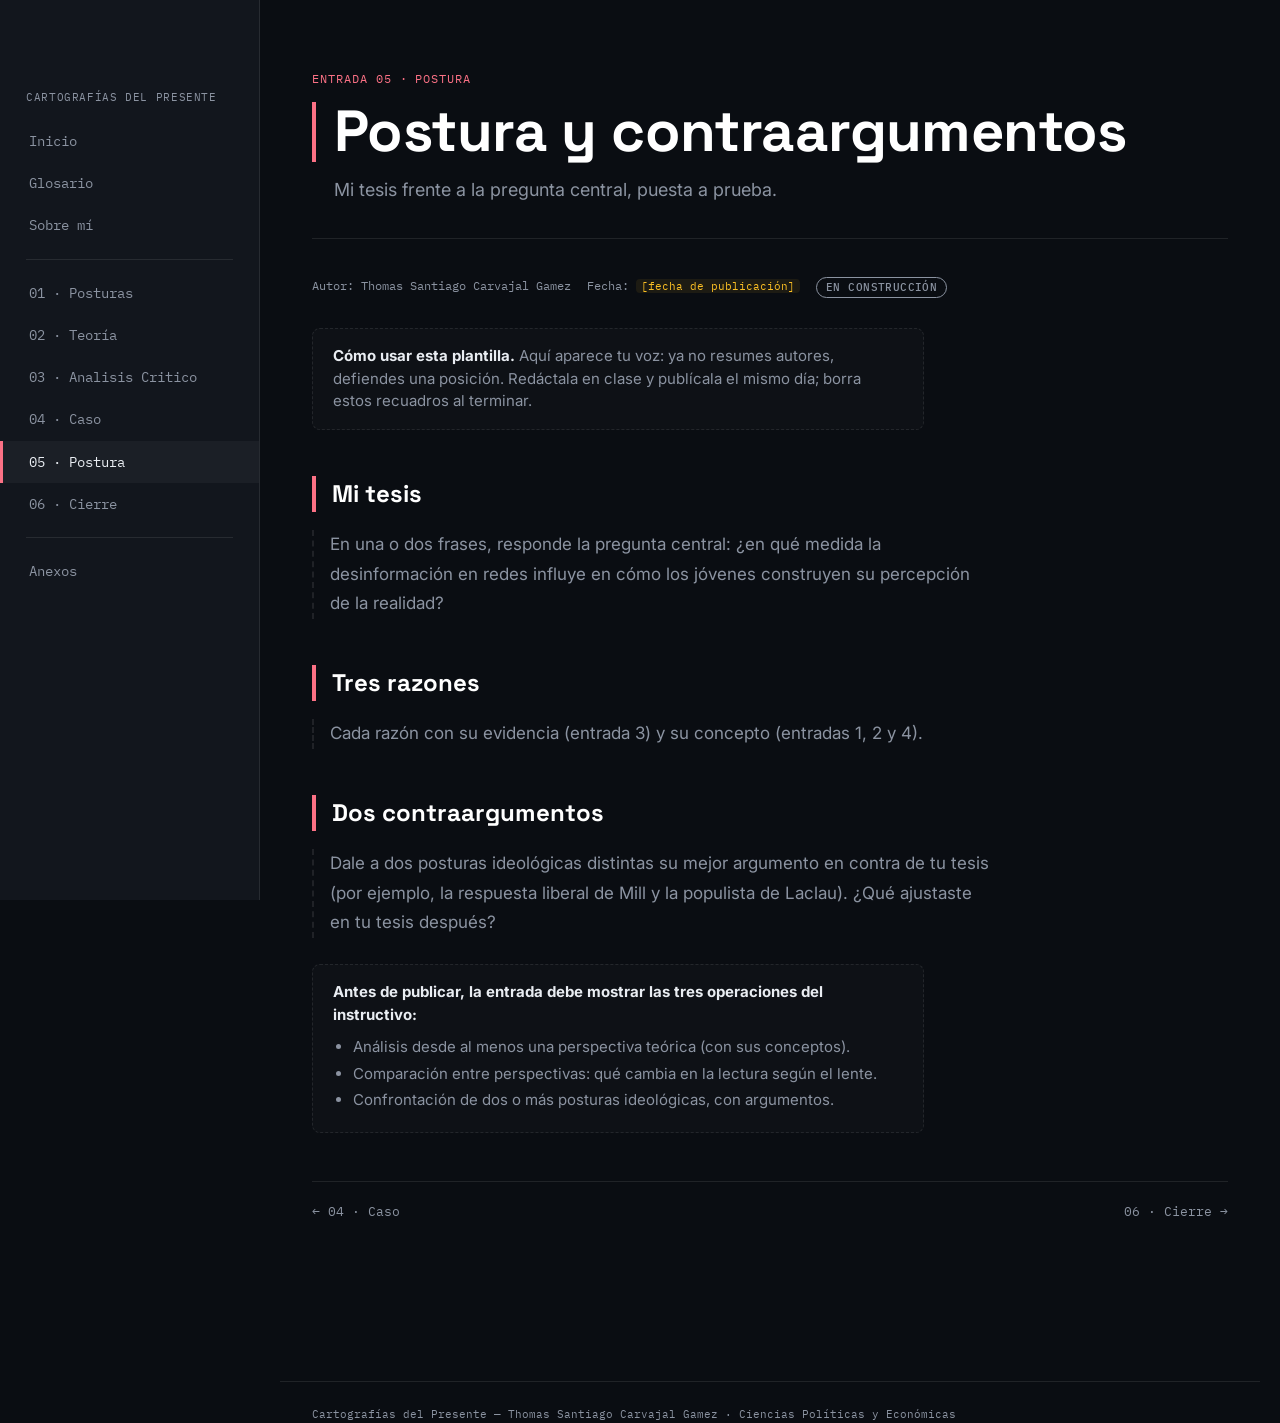
<file: entrada-5.html>
<!DOCTYPE html>
<html lang="es">
<head>
<meta charset="UTF-8">
<meta name="viewport" content="width=device-width, initial-scale=1.0">
<title>Postura y contraargumentos — Cartografías del Presente</title>
<link rel="preconnect" href="https://fonts.googleapis.com">
<link href="https://fonts.googleapis.com/css2?family=Space+Grotesk:wght@500;600;700&family=Inter:wght@400;500&family=IBM+Plex+Mono:wght@400;500&display=swap" rel="stylesheet">
<link rel="stylesheet" href="style.css">
</head>
<body class="topic-e5">

<button class="menu-btn" aria-label="Abrir menú"><span></span></button>
<div class="backdrop"></div>

<aside class="sidebar">
  <div class="side-eyebrow">Cartografías del Presente</div>
  <nav>
    <a href="index.html">Inicio</a>
    <a href="glosario.html">Glosario</a>
    <a href="sobre-mi.html">Sobre mí</a>
    <div class="divider"></div>
    <a href="entrada-1.html">01 · Posturas</a>
    <a href="entrada-2.html">02 · Teoría</a>
    <a href="entrada-3.html">03 · Analisis Critico</a>
    <a href="entrada-4.html">04 · Caso</a>
    <a href="entrada-5.html" class="is-current">05 · Postura</a>
    <a href="entrada-6.html">06 · Cierre</a>
    <div class="divider"></div>
    <a href="anexos.html">Anexos</a>
  </nav>
</aside>

<div class="wrap">
  <div class="eyebrow">Entrada 05 · Postura</div>
  <div class="hero"><h1>Postura y contraargumentos</h1><p class="sub">Mi tesis frente a la pregunta central, puesta a prueba.</p></div>
  <div class="meta-row"><span>Autor: Thomas Santiago Carvajal Gamez</span><span>Fecha: <span class="todo">[fecha de publicación]</span></span><span class="badge wip">En construcción</span></div>
  <div class="draft"><strong>Cómo usar esta plantilla.</strong> Aquí aparece tu voz: ya no resumes autores, defiendes una posición. Redáctala en clase y publícala el mismo día; borra estos recuadros al terminar.</div>
  <h2 class="section-title">Mi tesis</h2>
  <div class="body-copy"><p class="draft-line">En una o dos frases, responde la pregunta central: ¿en qué medida la desinformación en redes influye en cómo los jóvenes construyen su percepción de la realidad?</p></div>
  <h2 class="section-title">Tres razones</h2>
  <div class="body-copy"><p class="draft-line">Cada razón con su evidencia (entrada 3) y su concepto (entradas 1, 2 y 4).</p></div>
  <h2 class="section-title">Dos contraargumentos</h2>
  <div class="body-copy"><p class="draft-line">Dale a dos posturas ideológicas distintas su mejor argumento en contra de tu tesis (por ejemplo, la respuesta liberal de Mill y la populista de Laclau). ¿Qué ajustaste en tu tesis después?</p></div>
  <div class="draft"><strong>Antes de publicar, la entrada debe mostrar las tres operaciones del instructivo:</strong><ul class="check"><li>Análisis desde al menos una perspectiva teórica (con sus conceptos).</li><li>Comparación entre perspectivas: qué cambia en la lectura según el lente.</li><li>Confrontación de dos o más posturas ideológicas, con argumentos.</li></ul></div>
  <div class="pager"><a href="entrada-4.html">← 04 · Caso</a><a href="entrada-6.html">06 · Cierre →</a></div>

</div>

<footer class="site-footer">Cartografías del Presente — Thomas Santiago Carvajal Gamez · Ciencias Políticas y Económicas</footer>

<script src="script.js"></script>
</body>
</html>
</file>
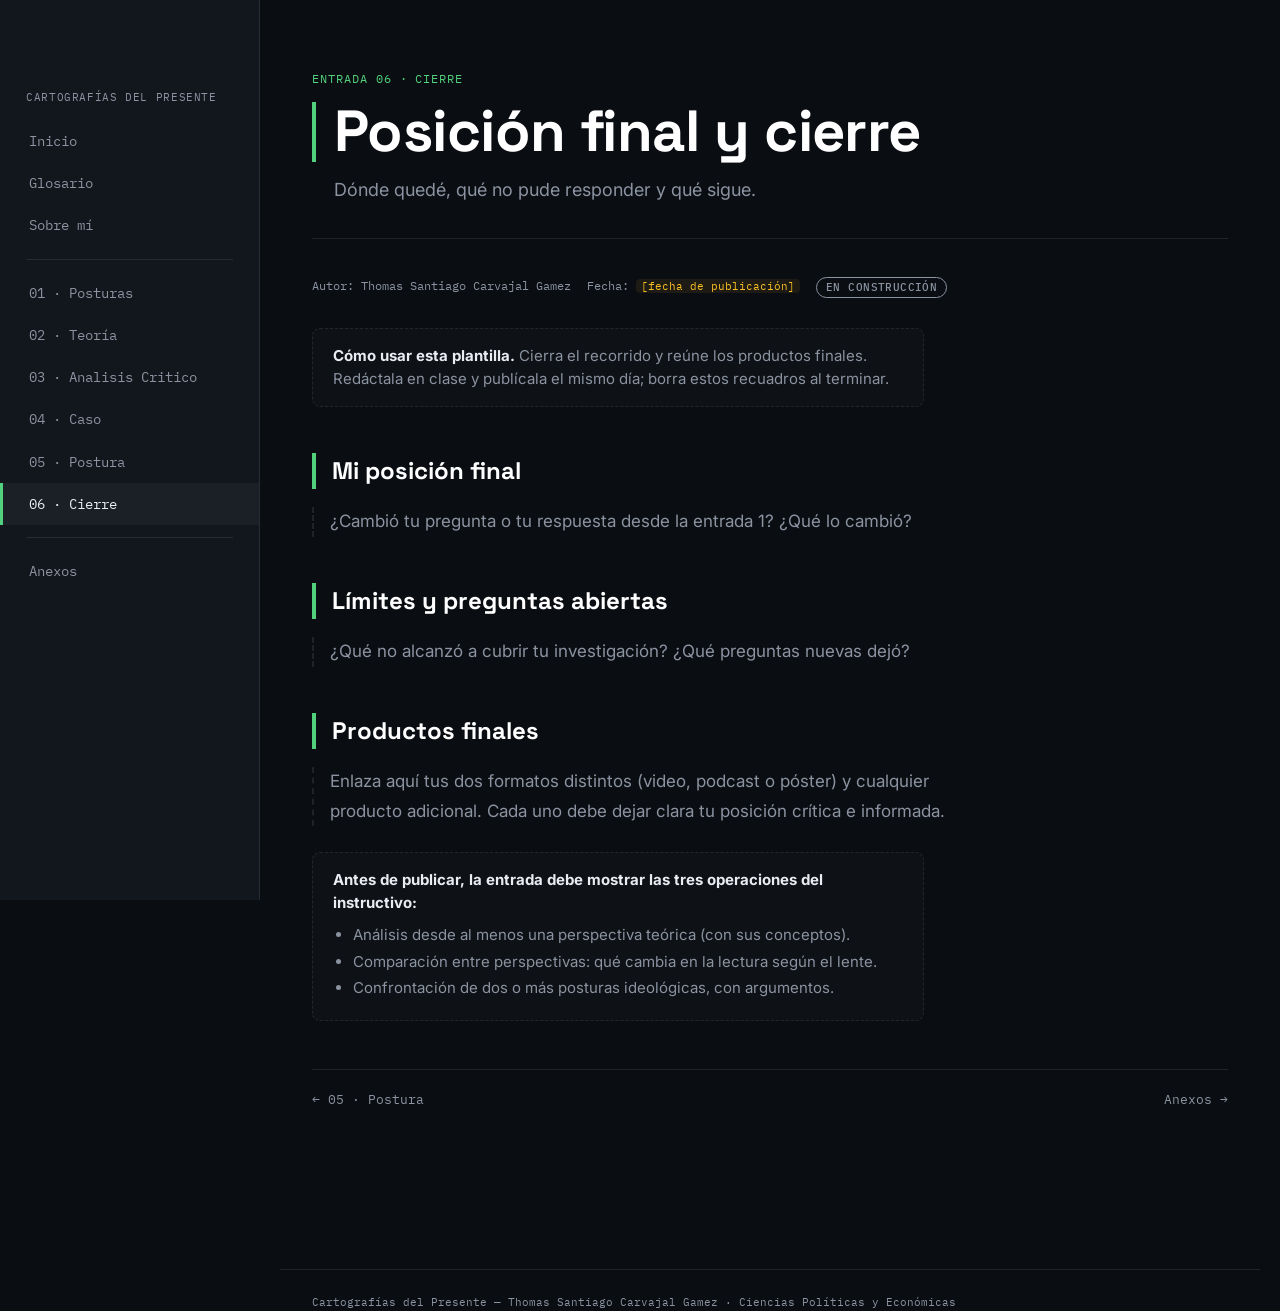
<file: entrada-6.html>
<!DOCTYPE html>
<html lang="es">
<head>
<meta charset="UTF-8">
<meta name="viewport" content="width=device-width, initial-scale=1.0">
<title>Posición final y cierre — Cartografías del Presente</title>
<link rel="preconnect" href="https://fonts.googleapis.com">
<link href="https://fonts.googleapis.com/css2?family=Space+Grotesk:wght@500;600;700&family=Inter:wght@400;500&family=IBM+Plex+Mono:wght@400;500&display=swap" rel="stylesheet">
<link rel="stylesheet" href="style.css">
</head>
<body class="topic-e6">

<button class="menu-btn" aria-label="Abrir menú"><span></span></button>
<div class="backdrop"></div>

<aside class="sidebar">
  <div class="side-eyebrow">Cartografías del Presente</div>
  <nav>
    <a href="index.html">Inicio</a>
    <a href="glosario.html">Glosario</a>
    <a href="sobre-mi.html">Sobre mí</a>
    <div class="divider"></div>
    <a href="entrada-1.html">01 · Posturas</a>
    <a href="entrada-2.html">02 · Teoría</a>
    <a href="entrada-3.html">03 · Analisis Critico</a>
    <a href="entrada-4.html">04 · Caso</a>
    <a href="entrada-5.html">05 · Postura</a>
    <a href="entrada-6.html" class="is-current">06 · Cierre</a>
    <div class="divider"></div>
    <a href="anexos.html">Anexos</a>
  </nav>
</aside>

<div class="wrap">
  <div class="eyebrow">Entrada 06 · Cierre</div>
  <div class="hero"><h1>Posición final y cierre</h1><p class="sub">Dónde quedé, qué no pude responder y qué sigue.</p></div>
  <div class="meta-row"><span>Autor: Thomas Santiago Carvajal Gamez</span><span>Fecha: <span class="todo">[fecha de publicación]</span></span><span class="badge wip">En construcción</span></div>
  <div class="draft"><strong>Cómo usar esta plantilla.</strong> Cierra el recorrido y reúne los productos finales. Redáctala en clase y publícala el mismo día; borra estos recuadros al terminar.</div>
  <h2 class="section-title">Mi posición final</h2>
  <div class="body-copy"><p class="draft-line">¿Cambió tu pregunta o tu respuesta desde la entrada 1? ¿Qué lo cambió?</p></div>
  <h2 class="section-title">Límites y preguntas abiertas</h2>
  <div class="body-copy"><p class="draft-line">¿Qué no alcanzó a cubrir tu investigación? ¿Qué preguntas nuevas dejó?</p></div>
  <h2 class="section-title">Productos finales</h2>
  <div class="body-copy"><p class="draft-line">Enlaza aquí tus dos formatos distintos (video, podcast o póster) y cualquier producto adicional. Cada uno debe dejar clara tu posición crítica e informada.</p></div>
  <div class="draft"><strong>Antes de publicar, la entrada debe mostrar las tres operaciones del instructivo:</strong><ul class="check"><li>Análisis desde al menos una perspectiva teórica (con sus conceptos).</li><li>Comparación entre perspectivas: qué cambia en la lectura según el lente.</li><li>Confrontación de dos o más posturas ideológicas, con argumentos.</li></ul></div>
  <div class="pager"><a href="entrada-5.html">← 05 · Postura</a><a href="anexos.html">Anexos →</a></div>

</div>

<footer class="site-footer">Cartografías del Presente — Thomas Santiago Carvajal Gamez · Ciencias Políticas y Económicas</footer>

<script src="script.js"></script>
</body>
</html>
</file>
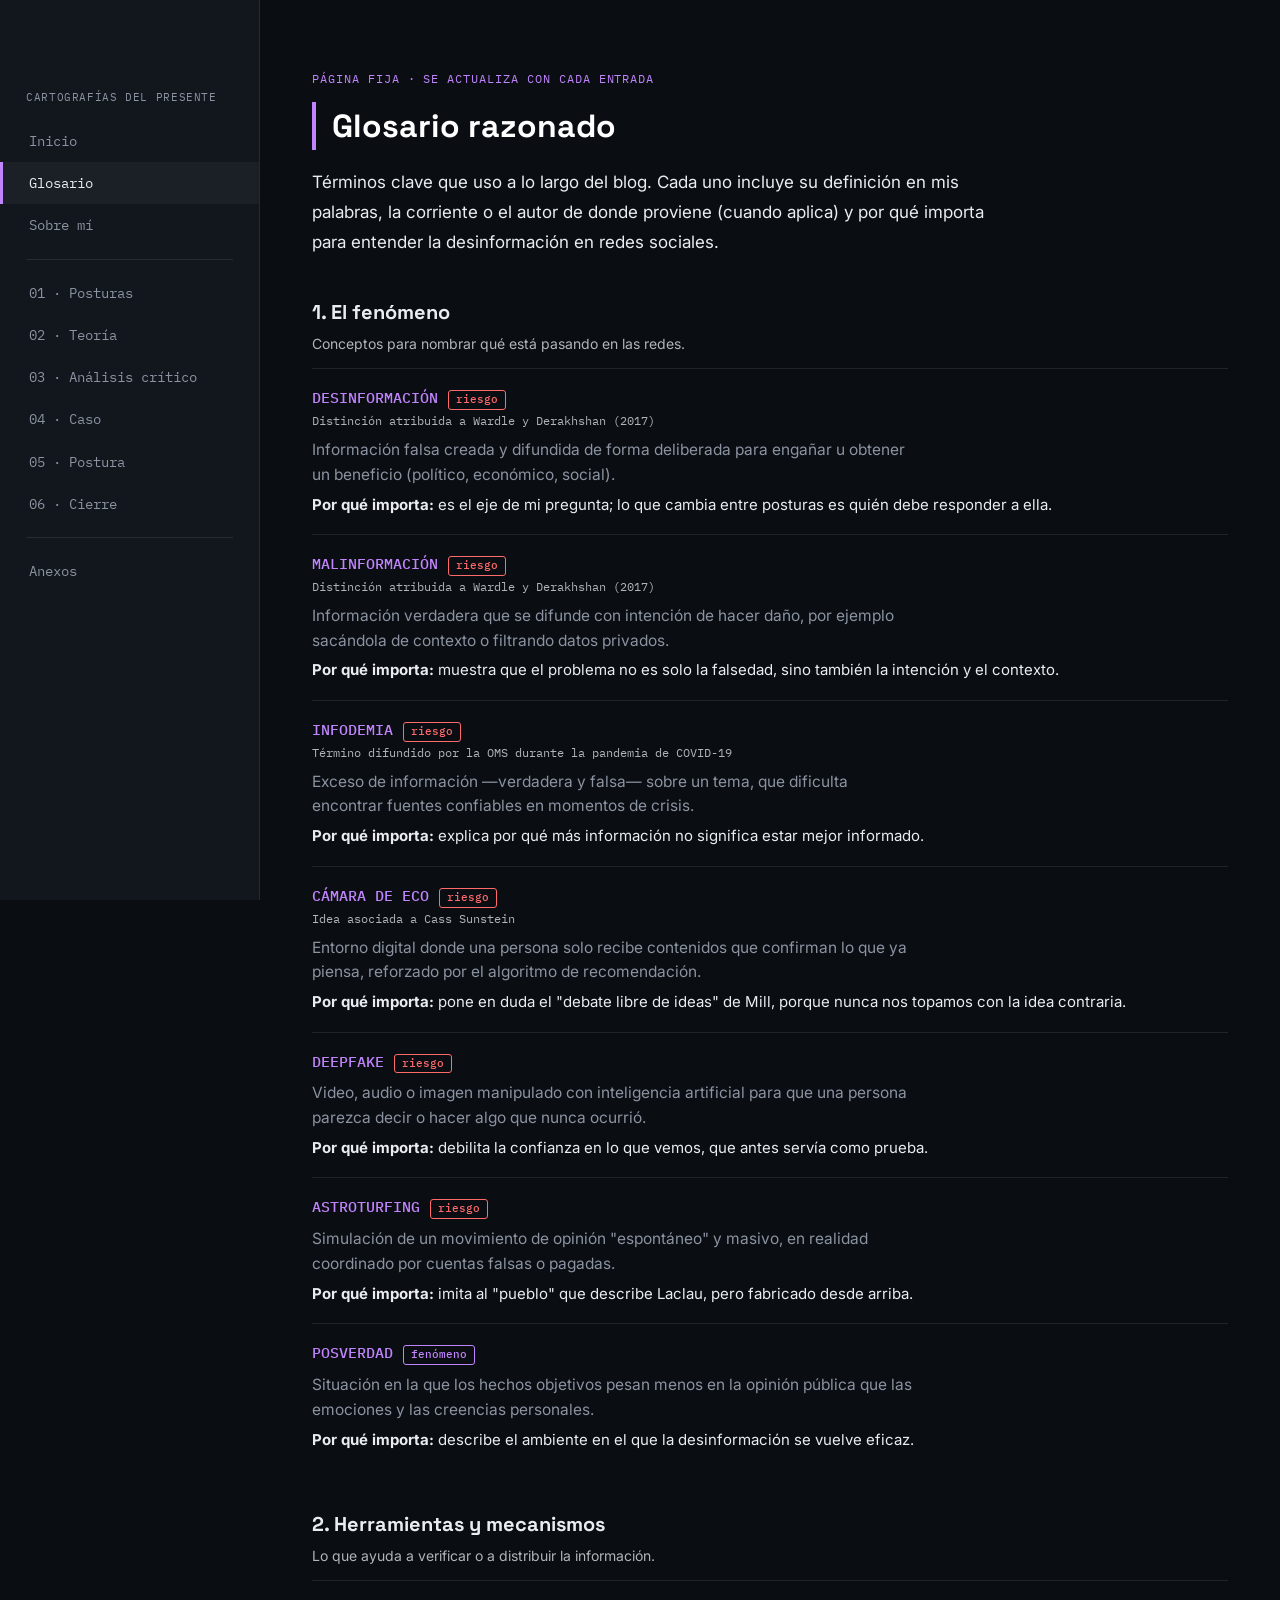
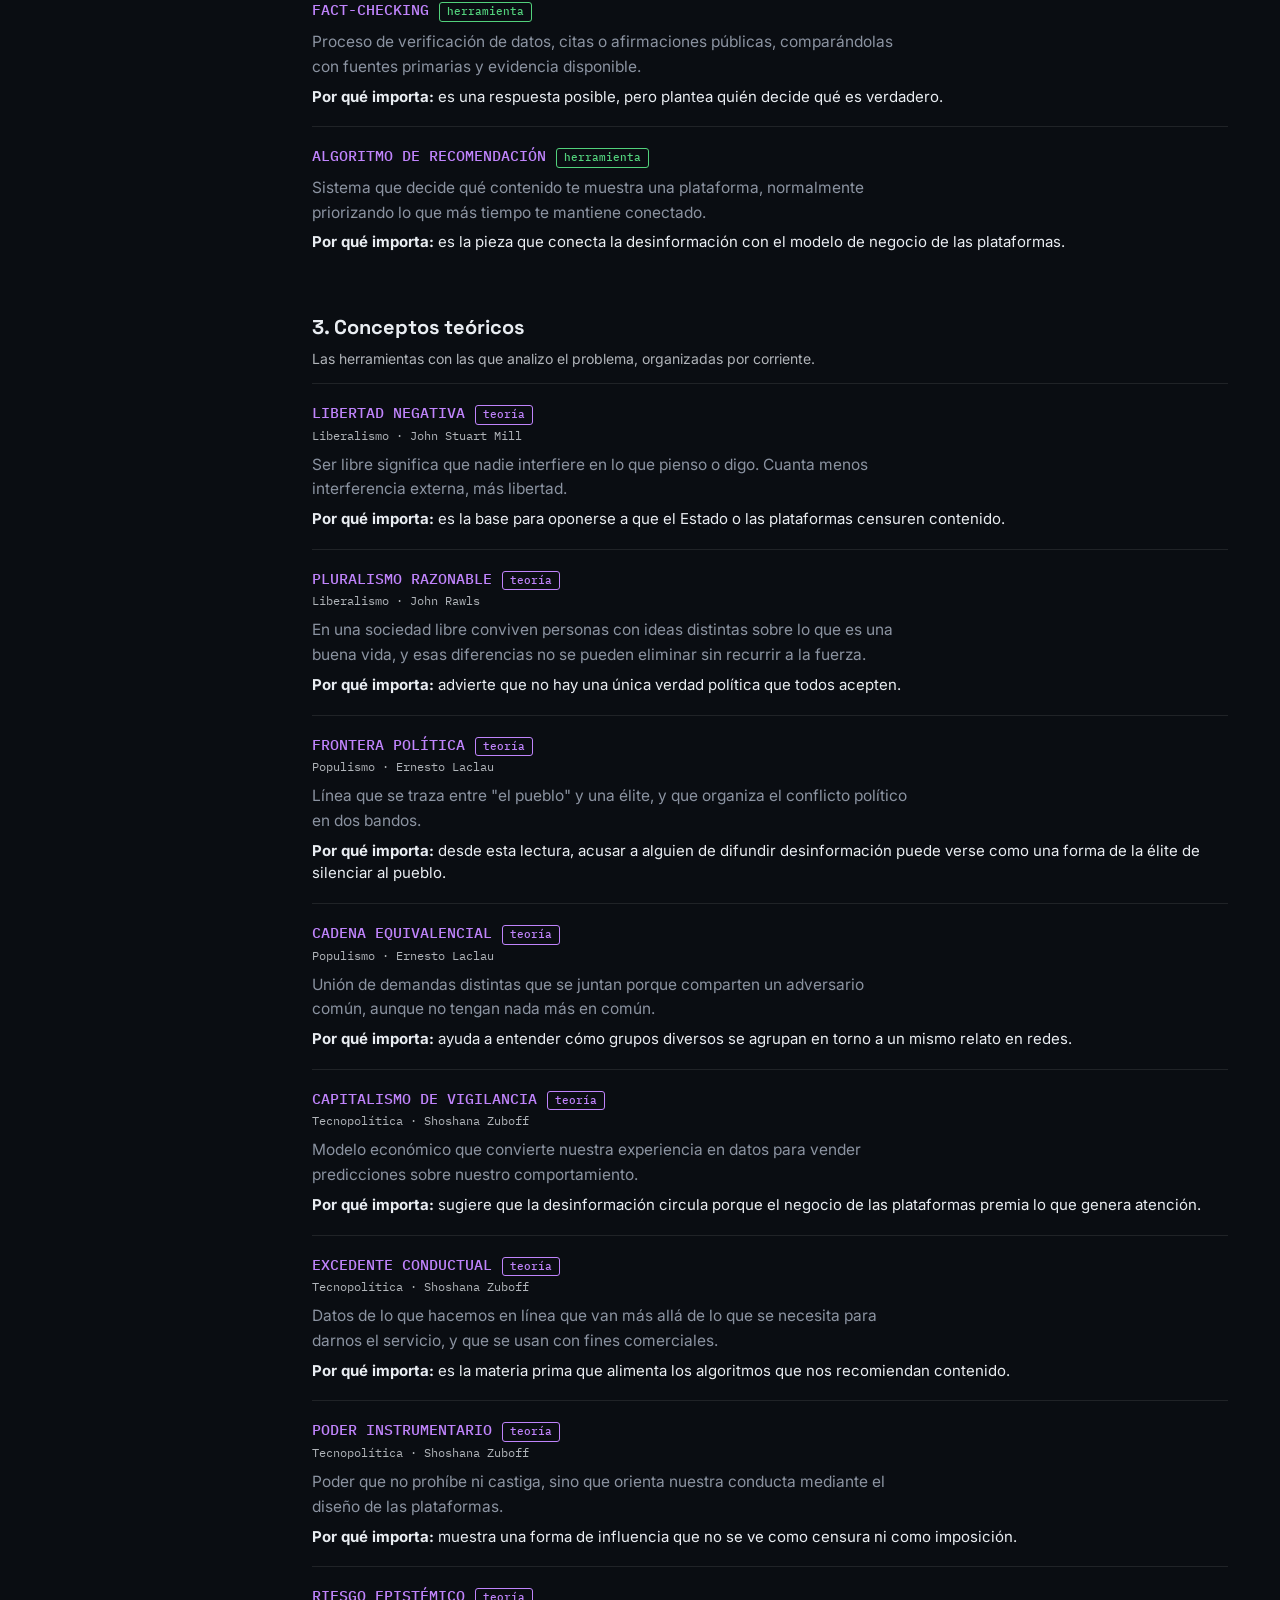
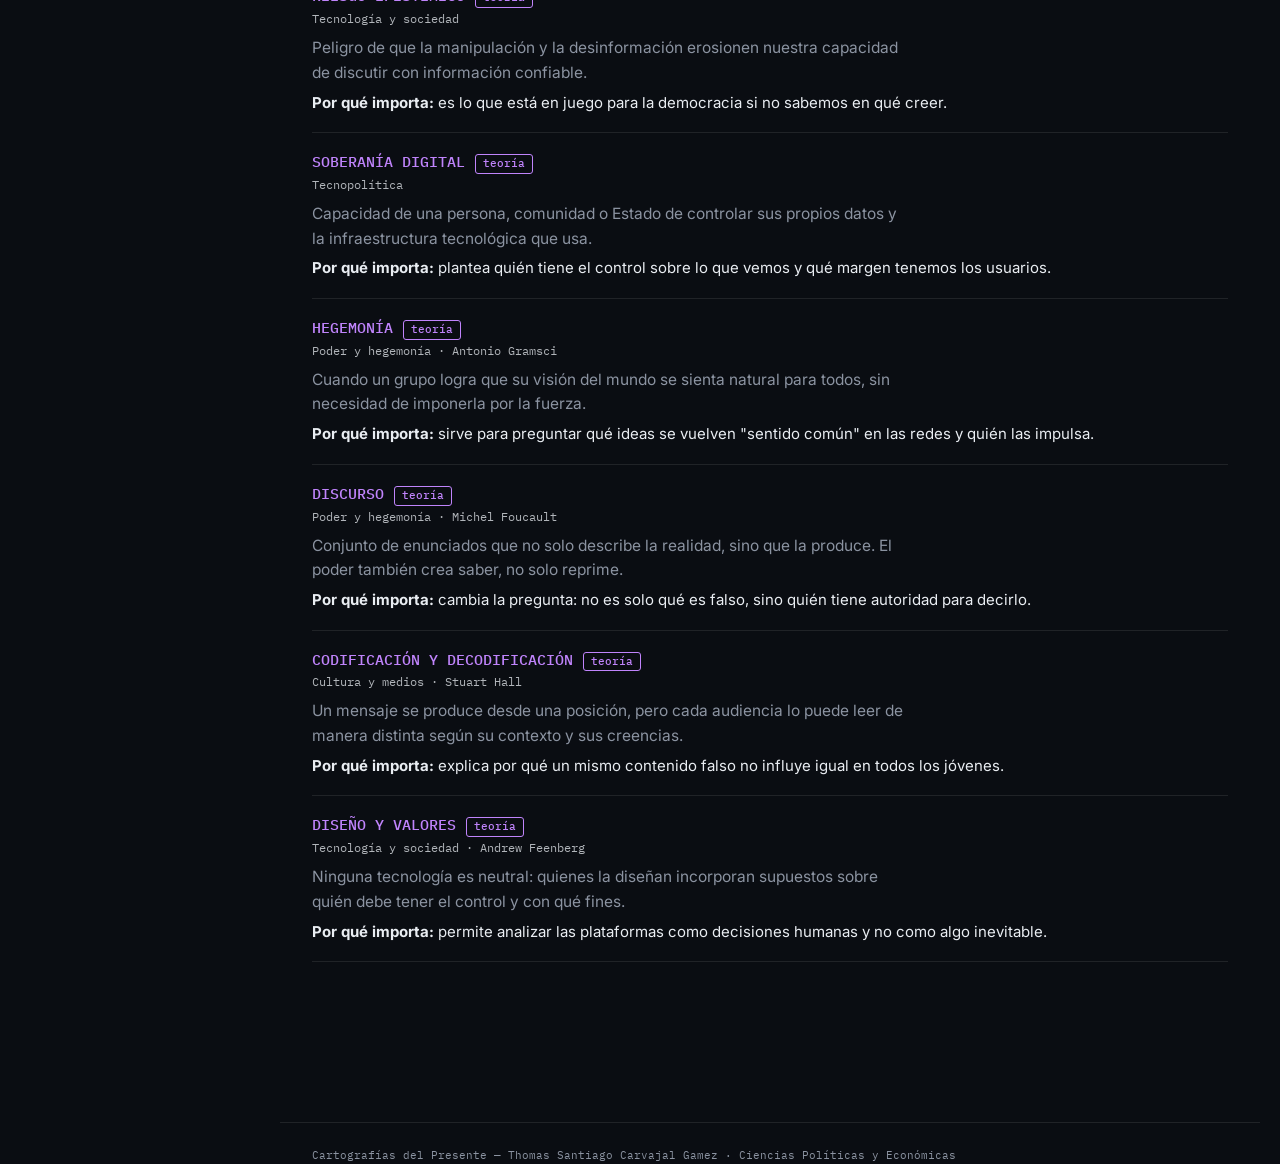
<file: glosario.html>
<!DOCTYPE html>
<html lang="es">
<head>
<meta charset="UTF-8">
<meta name="viewport" content="width=device-width, initial-scale=1.0">
<title>Glosario — Cartografías del Presente</title>
<link rel="preconnect" href="https://fonts.googleapis.com">
<link href="https://fonts.googleapis.com/css2?family=Space+Grotesk:wght@500;600;700&family=Inter:wght@400;500&family=IBM+Plex+Mono:wght@400;500&display=swap" rel="stylesheet">
<link rel="stylesheet" href="style.css">
<style>
  /* Estilos añadidos solo para las nuevas secciones del glosario */
  .gl-group { font-family: 'Space Grotesk', sans-serif; font-size: 20px; margin: 40px 0 6px; }
  .gl-group-note { font-size: 14px; opacity: .75; margin: 0 0 14px; }
  .term .src { font-family: 'IBM Plex Mono', monospace; font-size: 12px; opacity: .75; margin: 2px 0 6px; }
  .term .w { margin: 6px 0 0; font-size: 15px; }
  .tag.teoria { border: 1px solid currentColor; background: transparent; }
  .tag.fenomeno { border: 1px solid currentColor; background: transparent; }
</style>
</head>
<body class="topic-glosario">

<button class="menu-btn" aria-label="Abrir menú"><span></span></button>
<div class="backdrop"></div>

<aside class="sidebar">
  <div class="side-eyebrow">Cartografías del Presente</div>
  <nav>
    <a href="index.html">Inicio</a>
    <a href="glosario.html" class="is-current">Glosario</a>
    <a href="sobre-mi.html">Sobre mí</a>
    <div class="divider"></div>
    <a href="entrada-1.html">01 · Posturas</a>
    <a href="entrada-2.html">02 · Teoría</a>
    <a href="entrada-3.html">03 · Análisis crítico</a>
    <a href="entrada-4.html">04 · Caso</a>
    <a href="entrada-5.html">05 · Postura</a>
    <a href="entrada-6.html">06 · Cierre</a>
    <div class="divider"></div>
    <a href="anexos.html">Anexos</a>
  </nav>
</aside>

<div class="wrap">

  <div class="eyebrow">Página fija · se actualiza con cada entrada</div>
  <h1 class="section-title" style="font-size:32px; margin-top:0;">Glosario razonado</h1>

  <div class="body-copy">
    <p>Términos clave que uso a lo largo del blog. Cada uno incluye su definición en mis palabras, la corriente o el autor de donde proviene (cuando aplica) y por qué importa para entender la desinformación en redes sociales.</p>
  </div>

  <!-- ============ 1. FENÓMENOS ============ -->
  <h2 class="gl-group">1. El fenómeno</h2>
  <p class="gl-group-note">Conceptos para nombrar qué está pasando en las redes.</p>

  <div class="term">
    <div class="t">DESINFORMACIÓN <span class="tag riesgo">riesgo</span></div>
    <div class="src">Distinción atribuida a Wardle y Derakhshan (2017)</div>
    <p class="d">Información falsa creada y difundida de forma deliberada para engañar u obtener un beneficio (político, económico, social).</p>
    <p class="w"><strong>Por qué importa:</strong> es el eje de mi pregunta; lo que cambia entre posturas es quién debe responder a ella.</p>
  </div>

  <div class="term">
    <div class="t">MALINFORMACIÓN <span class="tag riesgo">riesgo</span></div>
    <div class="src">Distinción atribuida a Wardle y Derakhshan (2017)</div>
    <p class="d">Información verdadera que se difunde con intención de hacer daño, por ejemplo sacándola de contexto o filtrando datos privados.</p>
    <p class="w"><strong>Por qué importa:</strong> muestra que el problema no es solo la falsedad, sino también la intención y el contexto.</p>
  </div>

  <div class="term">
    <div class="t">INFODEMIA <span class="tag riesgo">riesgo</span></div>
    <div class="src">Término difundido por la OMS durante la pandemia de COVID-19</div>
    <p class="d">Exceso de información —verdadera y falsa— sobre un tema, que dificulta encontrar fuentes confiables en momentos de crisis.</p>
    <p class="w"><strong>Por qué importa:</strong> explica por qué más información no significa estar mejor informado.</p>
  </div>

  <div class="term">
    <div class="t">CÁMARA DE ECO <span class="tag riesgo">riesgo</span></div>
    <div class="src">Idea asociada a Cass Sunstein</div>
    <p class="d">Entorno digital donde una persona solo recibe contenidos que confirman lo que ya piensa, reforzado por el algoritmo de recomendación.</p>
    <p class="w"><strong>Por qué importa:</strong> pone en duda el "debate libre de ideas" de Mill, porque nunca nos topamos con la idea contraria.</p>
  </div>

  <div class="term">
    <div class="t">DEEPFAKE <span class="tag riesgo">riesgo</span></div>
    <p class="d">Video, audio o imagen manipulado con inteligencia artificial para que una persona parezca decir o hacer algo que nunca ocurrió.</p>
    <p class="w"><strong>Por qué importa:</strong> debilita la confianza en lo que vemos, que antes servía como prueba.</p>
  </div>

  <div class="term">
    <div class="t">ASTROTURFING <span class="tag riesgo">riesgo</span></div>
    <p class="d">Simulación de un movimiento de opinión "espontáneo" y masivo, en realidad coordinado por cuentas falsas o pagadas.</p>
    <p class="w"><strong>Por qué importa:</strong> imita al "pueblo" que describe Laclau, pero fabricado desde arriba.</p>
  </div>

  <div class="term">
    <div class="t">POSVERDAD <span class="tag fenomeno">fenómeno</span></div>
    <p class="d">Situación en la que los hechos objetivos pesan menos en la opinión pública que las emociones y las creencias personales.</p>
    <p class="w"><strong>Por qué importa:</strong> describe el ambiente en el que la desinformación se vuelve eficaz.</p>
  </div>

  <!-- ============ 2. HERRAMIENTAS ============ -->
  <h2 class="gl-group">2. Herramientas y mecanismos</h2>
  <p class="gl-group-note">Lo que ayuda a verificar o a distribuir la información.</p>

  <div class="term">
    <div class="t">FACT-CHECKING <span class="tag herramienta">herramienta</span></div>
    <p class="d">Proceso de verificación de datos, citas o afirmaciones públicas, comparándolas con fuentes primarias y evidencia disponible.</p>
    <p class="w"><strong>Por qué importa:</strong> es una respuesta posible, pero plantea quién decide qué es verdadero.</p>
  </div>

  <div class="term">
    <div class="t">ALGORITMO DE RECOMENDACIÓN <span class="tag herramienta">herramienta</span></div>
    <p class="d">Sistema que decide qué contenido te muestra una plataforma, normalmente priorizando lo que más tiempo te mantiene conectado.</p>
    <p class="w"><strong>Por qué importa:</strong> es la pieza que conecta la desinformación con el modelo de negocio de las plataformas.</p>
  </div>

  <!-- ============ 3. CONCEPTOS TEÓRICOS ============ -->
  <h2 class="gl-group">3. Conceptos teóricos</h2>
  <p class="gl-group-note">Las herramientas con las que analizo el problema, organizadas por corriente.</p>

  <!-- Liberalismo -->
  <div class="term">
    <div class="t">LIBERTAD NEGATIVA <span class="tag teoria">teoría</span></div>
    <div class="src">Liberalismo · John Stuart Mill</div>
    <p class="d">Ser libre significa que nadie interfiere en lo que pienso o digo. Cuanta menos interferencia externa, más libertad.</p>
    <p class="w"><strong>Por qué importa:</strong> es la base para oponerse a que el Estado o las plataformas censuren contenido.</p>
  </div>

  <div class="term">
    <div class="t">PLURALISMO RAZONABLE <span class="tag teoria">teoría</span></div>
    <div class="src">Liberalismo · John Rawls</div>
    <p class="d">En una sociedad libre conviven personas con ideas distintas sobre lo que es una buena vida, y esas diferencias no se pueden eliminar sin recurrir a la fuerza.</p>
    <p class="w"><strong>Por qué importa:</strong> advierte que no hay una única verdad política que todos acepten.</p>
  </div>

  <!-- Populismo -->
  <div class="term">
    <div class="t">FRONTERA POLÍTICA <span class="tag teoria">teoría</span></div>
    <div class="src">Populismo · Ernesto Laclau</div>
    <p class="d">Línea que se traza entre "el pueblo" y una élite, y que organiza el conflicto político en dos bandos.</p>
    <p class="w"><strong>Por qué importa:</strong> desde esta lectura, acusar a alguien de difundir desinformación puede verse como una forma de la élite de silenciar al pueblo.</p>
  </div>

  <div class="term">
    <div class="t">CADENA EQUIVALENCIAL <span class="tag teoria">teoría</span></div>
    <div class="src">Populismo · Ernesto Laclau</div>
    <p class="d">Unión de demandas distintas que se juntan porque comparten un adversario común, aunque no tengan nada más en común.</p>
    <p class="w"><strong>Por qué importa:</strong> ayuda a entender cómo grupos diversos se agrupan en torno a un mismo relato en redes.</p>
  </div>

  <!-- Tecnopolítica -->
  <div class="term">
    <div class="t">CAPITALISMO DE VIGILANCIA <span class="tag teoria">teoría</span></div>
    <div class="src">Tecnopolítica · Shoshana Zuboff</div>
    <p class="d">Modelo económico que convierte nuestra experiencia en datos para vender predicciones sobre nuestro comportamiento.</p>
    <p class="w"><strong>Por qué importa:</strong> sugiere que la desinformación circula porque el negocio de las plataformas premia lo que genera atención.</p>
  </div>

  <div class="term">
    <div class="t">EXCEDENTE CONDUCTUAL <span class="tag teoria">teoría</span></div>
    <div class="src">Tecnopolítica · Shoshana Zuboff</div>
    <p class="d">Datos de lo que hacemos en línea que van más allá de lo que se necesita para darnos el servicio, y que se usan con fines comerciales.</p>
    <p class="w"><strong>Por qué importa:</strong> es la materia prima que alimenta los algoritmos que nos recomiendan contenido.</p>
  </div>

  <div class="term">
    <div class="t">PODER INSTRUMENTARIO <span class="tag teoria">teoría</span></div>
    <div class="src">Tecnopolítica · Shoshana Zuboff</div>
    <p class="d">Poder que no prohíbe ni castiga, sino que orienta nuestra conducta mediante el diseño de las plataformas.</p>
    <p class="w"><strong>Por qué importa:</strong> muestra una forma de influencia que no se ve como censura ni como imposición.</p>
  </div>

  <div class="term">
    <div class="t">RIESGO EPISTÉMICO <span class="tag teoria">teoría</span></div>
    <div class="src">Tecnología y sociedad</div>
    <p class="d">Peligro de que la manipulación y la desinformación erosionen nuestra capacidad de discutir con información confiable.</p>
    <p class="w"><strong>Por qué importa:</strong> es lo que está en juego para la democracia si no sabemos en qué creer.</p>
  </div>

  <div class="term">
    <div class="t">SOBERANÍA DIGITAL <span class="tag teoria">teoría</span></div>
    <div class="src">Tecnopolítica</div>
    <p class="d">Capacidad de una persona, comunidad o Estado de controlar sus propios datos y la infraestructura tecnológica que usa.</p>
    <p class="w"><strong>Por qué importa:</strong> plantea quién tiene el control sobre lo que vemos y qué margen tenemos los usuarios.</p>
  </div>

  <!-- Lentes de la entrada 2 -->
  <div class="term">
    <div class="t">HEGEMONÍA <span class="tag teoria">teoría</span></div>
    <div class="src">Poder y hegemonía · Antonio Gramsci</div>
    <p class="d">Cuando un grupo logra que su visión del mundo se sienta natural para todos, sin necesidad de imponerla por la fuerza.</p>
    <p class="w"><strong>Por qué importa:</strong> sirve para preguntar qué ideas se vuelven "sentido común" en las redes y quién las impulsa.</p>
  </div>

  <div class="term">
    <div class="t">DISCURSO <span class="tag teoria">teoría</span></div>
    <div class="src">Poder y hegemonía · Michel Foucault</div>
    <p class="d">Conjunto de enunciados que no solo describe la realidad, sino que la produce. El poder también crea saber, no solo reprime.</p>
    <p class="w"><strong>Por qué importa:</strong> cambia la pregunta: no es solo qué es falso, sino quién tiene autoridad para decirlo.</p>
  </div>

  <div class="term">
    <div class="t">CODIFICACIÓN Y DECODIFICACIÓN <span class="tag teoria">teoría</span></div>
    <div class="src">Cultura y medios · Stuart Hall</div>
    <p class="d">Un mensaje se produce desde una posición, pero cada audiencia lo puede leer de manera distinta según su contexto y sus creencias.</p>
    <p class="w"><strong>Por qué importa:</strong> explica por qué un mismo contenido falso no influye igual en todos los jóvenes.</p>
  </div>

  <div class="term">
    <div class="t">DISEÑO Y VALORES <span class="tag teoria">teoría</span></div>
    <div class="src">Tecnología y sociedad · Andrew Feenberg</div>
    <p class="d">Ninguna tecnología es neutral: quienes la diseñan incorporan supuestos sobre quién debe tener el control y con qué fines.</p>
    <p class="w"><strong>Por qué importa:</strong> permite analizar las plataformas como decisiones humanas y no como algo inevitable.</p>
  </div>

</div>

<footer class="site-footer">Cartografías del Presente — Thomas Santiago Carvajal Gamez · Ciencias Políticas y Económicas</footer>

<script src="script.js"></script>
</body>
</html>
</file>
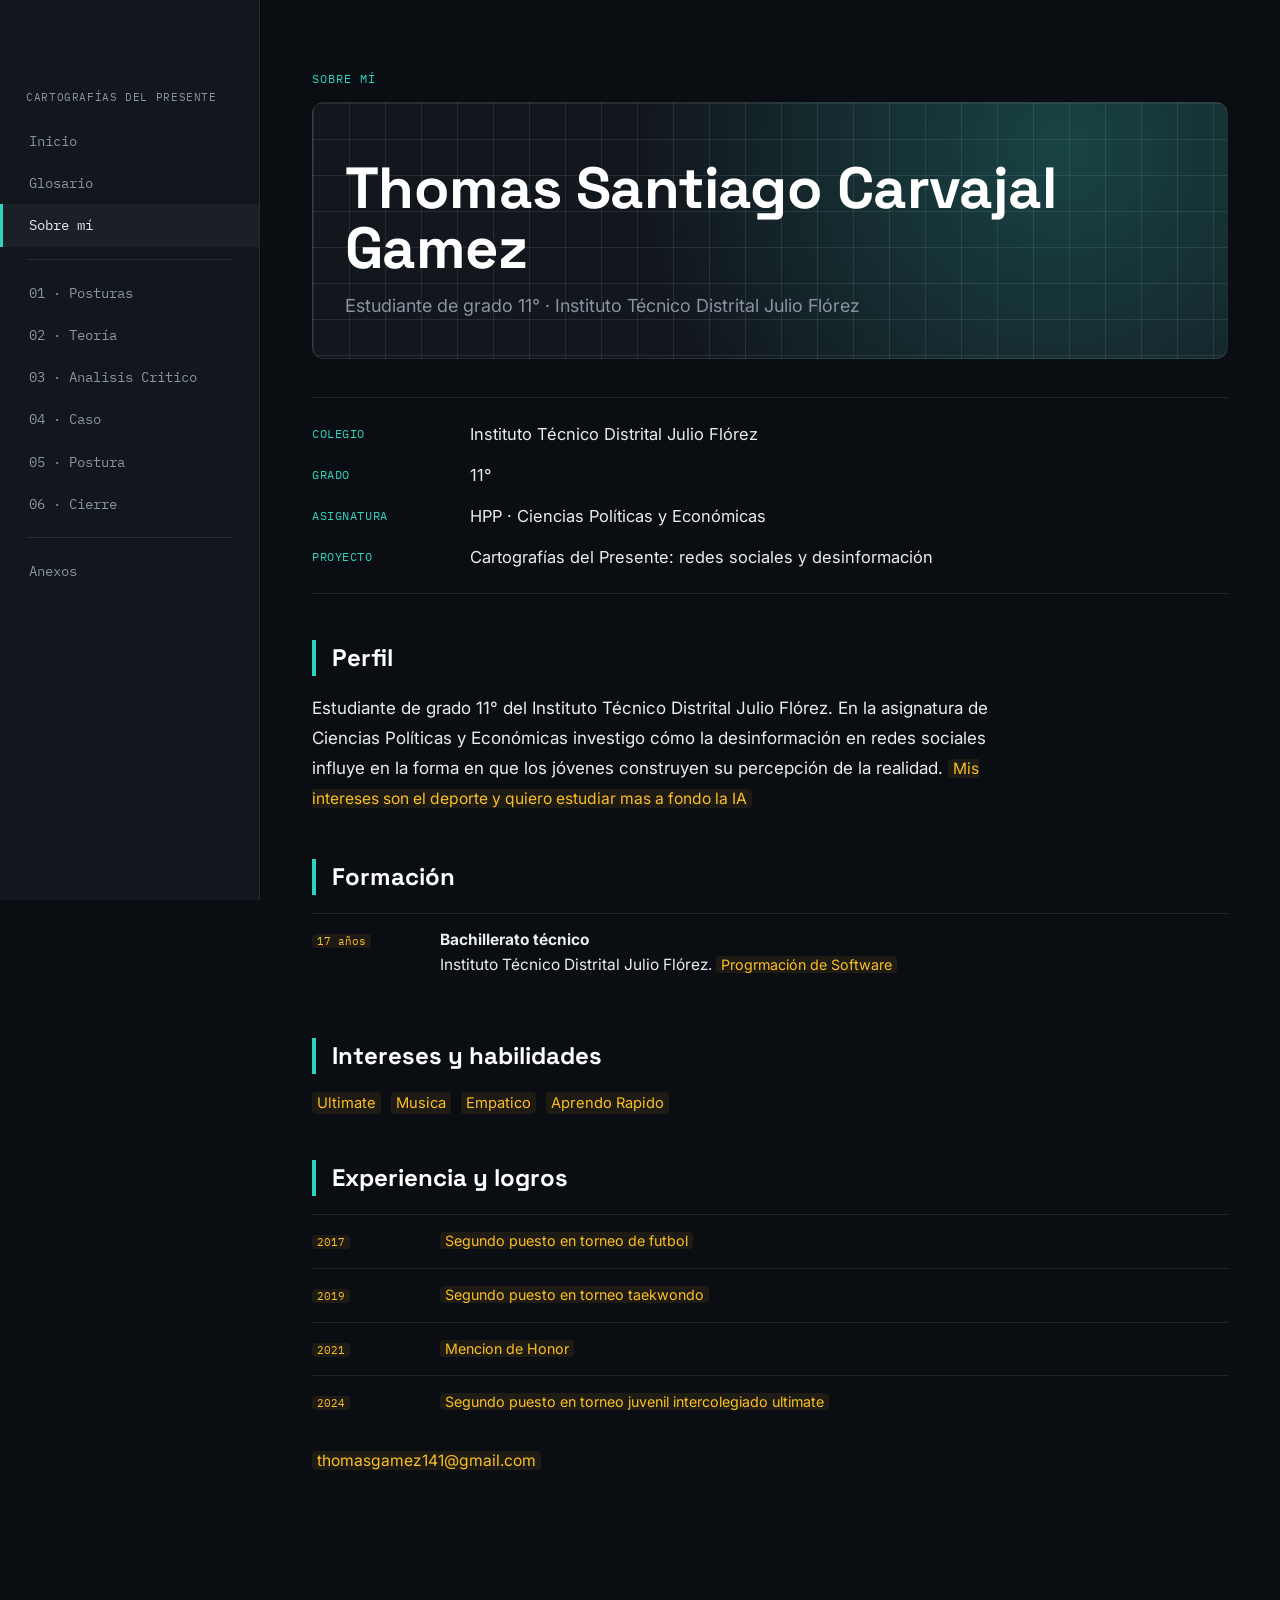
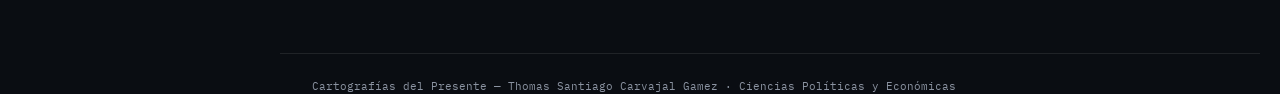
<file: sobre-mi.html>
<!DOCTYPE html>
<html lang="es">
<head>
<meta charset="UTF-8">
<meta name="viewport" content="width=device-width, initial-scale=1.0">
<title>Sobre mí — Cartografías del Presente</title>
<link rel="preconnect" href="https://fonts.googleapis.com">
<link href="https://fonts.googleapis.com/css2?family=Space+Grotesk:wght@500;600;700&family=Inter:wght@400;500&family=IBM+Plex+Mono:wght@400;500&display=swap" rel="stylesheet">
<link rel="stylesheet" href="style.css">
</head>
<body class="topic-about">

<button class="menu-btn" aria-label="Abrir menú"><span></span></button>
<div class="backdrop"></div>

<aside class="sidebar">
  <div class="side-eyebrow">Cartografías del Presente</div>
  <nav>
    <a href="index.html">Inicio</a>
    <a href="glosario.html">Glosario</a>
    <a href="sobre-mi.html" class="is-current">Sobre mí</a>
    <div class="divider"></div>
    <a href="entrada-1.html">01 · Posturas</a>
    <a href="entrada-2.html">02 · Teoría</a>
    <a href="entrada-3.html">03 · Analisis Critico</a>
    <a href="entrada-4.html">04 · Caso</a>
    <a href="entrada-5.html">05 · Postura</a>
    <a href="entrada-6.html">06 · Cierre</a>
    <div class="divider"></div>
    <a href="anexos.html">Anexos</a>
  </nav>
</aside>

<div class="wrap">
  <div class="eyebrow">Sobre mí</div>
  <div class="hero map"><h1>Thomas Santiago Carvajal Gamez</h1><p class="sub">Estudiante de grado 11° · Instituto Técnico Distrital Julio Flórez</p></div>
  <div class="field"><dl>
    <dt>Colegio</dt><dd>Instituto Técnico Distrital Julio Flórez</dd>
    <dt>Grado</dt><dd>11°</dd>
    <dt>Asignatura</dt><dd>HPP · Ciencias Políticas y Económicas</dd>
    <dt>Proyecto</dt><dd>Cartografías del Presente: redes sociales y desinformación</dd>
  </dl></div>
  <h2 class="section-title">Perfil</h2>
  <div class="body-copy"><p>Estudiante de grado 11° del Instituto Técnico Distrital Julio Flórez. En la asignatura de Ciencias Políticas y Económicas investigo cómo la desinformación en redes sociales influye en la forma en que los jóvenes construyen su percepción de la realidad. <span class="todo">Mis intereses son el deporte y quiero estudiar mas a fondo la IA</span></p></div>
  <h2 class="section-title">Formación</h2>
  <div class="cv-item"><div class="when"><span class="todo">17 años</span></div><div><strong>Bachillerato técnico</strong><br>Instituto Técnico Distrital Julio Flórez. <span class="todo">Progrmación de Software</span></div></div>
  <h2 class="section-title">Intereses y habilidades</h2>
  <div class="chips"><span class="todo">Ultimate</span> <span class="todo">Musica</span> <span class="todo">Empatico</span> <span class="todo">Aprendo Rapido</span></div>
  <h2 class="section-title">Experiencia y logros</h2>
  <div class="cv-item"><div class="when"><span class="todo">2017</span></div><div><span class="todo">Segundo puesto en torneo de futbol</span></div></div>
  <div class="cv-item"><div class="when"><span class="todo">2019</span></div><div><span class="todo">Segundo puesto en torneo taekwondo</span></div></div>
    <div class="cv-item"><div class="when"><span class="todo">2021</span></div><div><span class="todo">Mencion de Honor</span></div></div>
  <div class="cv-item"><div class="when"><span class="todo">2024</span></div><div><span class="todo">Segundo puesto en torneo juvenil intercolegiado ultimate</span></div></div>
  <div class="body-copy"><p><span class="todo">thomasgamez141@gmail.com</span></p></div>
</div>

<footer class="site-footer">Cartografías del Presente — Thomas Santiago Carvajal Gamez · Ciencias Políticas y Económicas</footer>

<script src="script.js"></script>
</body>
</html>
</file>
<file: style.css>
/* ============================================================
   CARTOGRAFÍAS DEL PRESENTE — estilos compartidos del sitio (v5)
   Concepto: expediente editorial oscuro. Las líneas ya no son
   fondo decorativo — son separadores y acentos que distinguen
   cada tema (cada página define su --accent).
   ============================================================ */
:root{
  --bg: #0a0d12;
  --bg-panel: #12161d;
  --line: rgba(255,255,255,0.09);
  --text: #e9edf2;
  --text-soft: #8b93a1;
  --red: #ff6b6b;
  --green: #52d17c;
  --accent: #4fc3f7; /* cada página la sobreescribe según su tema */
}

/* --- paleta de acento por tema: se pone como clase en <body> --- */
body.topic-intro    { --accent: #4fc3f7; }
body.topic-glosario { --accent: #c084fc; }
body.topic-e1       { --accent: #4fc3f7; } /* problema */
body.topic-e2       { --accent: #38bdf8; } /* contexto */
body.topic-e3       { --accent: #a78bfa; } /* teoría */
body.topic-e4       { --accent: #fbbf24; } /* evidencia */
body.topic-e5       { --accent: #fb7185; } /* postura */
body.topic-e6       { --accent: #52d17c; } /* cierre */
body.topic-anexos   { --accent: #8b93a1; }

*{ box-sizing: border-box; }
html{ scroll-behavior: smooth; }

body{
  background: var(--bg);
  color: var(--text);
  font-family: 'Inter', -apple-system, sans-serif;
  margin: 0;
}

/* ============ MENÚ LATERAL (hamburguesa, overlay) ============ */
.menu-btn{
  position: fixed; top: 18px; left: 18px; z-index: 60;
  width: 42px; height: 42px;
  background: var(--bg-panel);
  border: 1px solid var(--line);
  border-radius: 6px;
  display:flex; align-items:center; justify-content:center;
  cursor:pointer;
}
.menu-btn span{
  display:block; width:18px; height:2px; background: var(--text);
  position: relative; transition: transform .2s ease, opacity .2s ease;
}
.menu-btn span::before, .menu-btn span::after{
  content:""; position:absolute; left:0; width:18px; height:2px; background: var(--text);
  transition: transform .2s ease, opacity .2s ease;
}
.menu-btn span::before{ transform: translateY(-6px); }
.menu-btn span::after{ transform: translateY(6px); }
body.menu-open .menu-btn span{ background: transparent; }
body.menu-open .menu-btn span::before{ transform: rotate(45deg); }
body.menu-open .menu-btn span::after{ transform: rotate(-45deg); }

.sidebar{
  position: fixed; top:0; left:0; height:100vh; width: 260px;
  background: var(--bg-panel);
  border-right: 1px solid var(--line);
  padding: 90px 0 30px;
  transform: translateX(-100%);
  transition: transform .25s ease;
  z-index: 55;
  overflow-y: auto;
}
body.menu-open .sidebar{ transform: translateX(0); }

.backdrop{
  position: fixed; inset:0; background: rgba(0,0,0,0.55);
  opacity:0; pointer-events:none; transition: opacity .2s ease; z-index: 50;
}
body.menu-open .backdrop{ opacity:1; pointer-events:auto; }

.sidebar .side-eyebrow{
  font-family:'IBM Plex Mono', monospace; font-size: 10.5px; letter-spacing:.06em;
  color: var(--text-soft); padding: 0 26px 14px; text-transform: uppercase;
}
.sidebar nav{ display:flex; flex-direction:column; }
.sidebar nav a{
  font-family:'IBM Plex Mono', monospace; font-size: 13.5px;
  color: var(--text-soft); text-decoration:none;
  padding: 11px 26px; border-left: 3px solid transparent;
}
.sidebar nav a:hover{ color: var(--text); background: rgba(255,255,255,0.03); }
.sidebar nav a.is-current{
  color: var(--text); border-left-color: var(--accent); background: rgba(255,255,255,0.04);
}
.sidebar nav .divider{ height:1px; background: var(--line); margin: 12px 26px; }

/* ============ CONTENIDO ============ */
.wrap{ max-width: 980px; margin: 0 auto; padding: 90px 32px 100px; }

.eyebrow{
  font-family:'IBM Plex Mono', monospace; font-size: 12px; color: var(--accent);
  letter-spacing: .08em; text-transform: uppercase; margin-bottom: 14px;
}

.hero{ border-bottom: 1px solid var(--line); padding-bottom: 34px; margin-bottom: 38px; }
.hero h1{
  font-family:'Space Grotesk', sans-serif;
  font-size: clamp(36px, 6vw, 58px);
  font-weight: 700; line-height: 1.03; letter-spacing: -0.01em;
  margin: 0 0 14px; color: #fff;
  border-left: 4px solid var(--accent);
  padding-left: 18px;
}
.hero .sub{
  color: var(--text-soft); font-size: 18px; line-height: 1.55;
  max-width: 56ch; margin: 0; padding-left: 22px;
}

/* ============ hero con imagen de fondo (opcional, por página) ============ */
.hero.has-bg{
  background-image: linear-gradient(180deg, rgba(10,13,18,0.35), rgba(10,13,18,0.92)), var(--hero-img);
  background-size: cover;
  background-position: center;
  border-radius: 10px;
  padding: 56px 32px 34px;
  border-bottom: none;
}
.hero.has-bg h1{ border-left: none; padding-left: 0; }
.hero.has-bg .sub{ padding-left: 0; }

.field{ border-top: 1px solid var(--line); border-bottom: 1px solid var(--line); padding: 24px 0; margin: 0 0 34px; }
.field dl{ display:grid; grid-template-columns: 140px 1fr; row-gap:16px; column-gap:18px; margin:0; }
.field dt{
  font-family:'IBM Plex Mono', monospace; font-size: 11.5px; color: var(--accent);
  text-transform: uppercase; letter-spacing:.05em; padding-top:3px;
}
.field dd{ margin:0; font-size:16.5px; }
@media (max-width: 480px){
  .field dl{ grid-template-columns: 1fr; row-gap:4px; }
  .field dt{ padding-top:10px; }
}

figure.figure{ margin: 30px 0; border-left: 3px solid var(--accent); padding-left: 18px; }
figure.figure img{ display:block; width:100%; height:auto; border-radius: 4px; }
figure.figure figcaption{ font-family:'IBM Plex Mono', monospace; font-size:11.5px; color: var(--text-soft); padding-top:8px; }

.body-copy p{ font-size: 17px; line-height: 1.75; max-width: 62ch; color: var(--text); }
.body-copy p + p{ margin-top: 18px; }

/* ============ índice de entradas (portada) ============ */
.index-list{
  margin-top: 44px;
  display: grid; grid-template-columns: 1fr; gap: 0;
  border-top: 1px solid var(--line);
}
.index-item{
  display:flex; flex-direction:column; gap:10px;
  padding: 26px 24px; border-bottom: 1px solid var(--line); border-right: 1px solid transparent;
  text-decoration:none; color: inherit;
}
.index-item .num{ font-family:'Space Grotesk', sans-serif; font-size: 30px; font-weight:700; color: var(--accent); }
.index-item .meta h3{ font-family:'Space Grotesk', sans-serif; font-size:19px; font-weight:600; margin:0 0 6px; color:#fff; }
.index-item .meta p{ margin:0; color: var(--text-soft); font-size:14.5px; }
.index-item .arrow{ align-self:flex-end; color: var(--text-soft); font-size:20px; transition: transform .15s ease, color .15s ease; }
.index-item:hover .arrow{ transform: translateX(4px); color: var(--accent); }
.index-item:hover{ background: rgba(255,255,255,0.02); }

@media (min-width: 640px){
  .index-list{ grid-template-columns: 1fr 1fr; border-left: 1px solid var(--line); }
  .index-item{ border-right: 1px solid var(--line); border-left: none; margin-left:-1px; }
}

/* ============ secciones / glosario ============ */
.section-title{
  font-family:'Space Grotesk', sans-serif; font-size: 24px; font-weight:700; color:#fff;
  border-left: 4px solid var(--accent); padding-left: 16px; margin: 46px 0 18px;
}

.term{ border-top: 1px solid var(--line); padding: 18px 0; }
.term:last-child{ border-bottom: 1px solid var(--line); }
.term .t{
  font-family:'IBM Plex Mono', monospace; font-size:14.5px; font-weight:500; color: var(--accent);
  display:flex; align-items:baseline; gap:10px; flex-wrap:wrap;
}
.term .tag{ font-size:10.5px; border:1px solid currentColor; border-radius:3px; padding:1px 7px; }
.term .tag.riesgo{ color: var(--red); }
.term .tag.herramienta{ color: var(--green); }
.term .d{ margin:8px 0 0; font-size:15.5px; line-height:1.6; max-width:60ch; color: var(--text-soft); }

/* ============ tarjetas de postura / perspectiva teórica (entradas) ============ */
.concept-card{ border-top: 1px solid var(--line); padding: 28px 0; }
.concept-card:last-child{ border-bottom: 1px solid var(--line); }
.concept-card h3{
  font-family:'Space Grotesk', sans-serif; font-size: 22px; font-weight:700; color:#fff; margin: 0 0 4px;
}
.concept-card .question{ color: var(--accent); font-style: italic; font-size:15px; margin: 0 0 10px; }
.concept-card .authors{
  font-family:'IBM Plex Mono', monospace; font-size: 11.5px; color: var(--text-soft);
  text-transform: uppercase; letter-spacing:.04em; margin: 0 0 14px;
}
.concept-card p{ font-size: 15.5px; line-height: 1.65; color: var(--text); max-width: 64ch; margin: 0 0 12px; }
.concept-card .applied{
  margin-top: 14px; padding: 14px 18px;
  background: var(--bg-panel); border-left: 3px solid var(--accent); border-radius: 4px;
  font-size: 15px; color: var(--text-soft); max-width: 64ch;
}
.concept-card .applied strong{ color: var(--text); }

.meta-row{
  font-family:'IBM Plex Mono', monospace; font-size: 12px; color: var(--text-soft);
  display:flex; gap:16px; flex-wrap:wrap; margin-bottom: 30px;
}

.source-note{
  font-family:'IBM Plex Mono', monospace; font-size: 11.5px; color: var(--text-soft);
  border-top: 1px dashed var(--line); padding-top: 8px; margin-top: 10px;
}

footer.site-footer{
  max-width: 980px; margin: 60px auto 0; padding: 24px 32px 0;
  border-top: 1px solid var(--line);
  font-family:'IBM Plex Mono', monospace; font-size: 11px; color: var(--text-soft);
}

/* ============================================================
   v6 — mejoras visuales (se suman a lo anterior, no lo reemplazan)
   ============================================================ */
body.topic-about{ --accent:#2dd4bf; }
::selection{ background: color-mix(in srgb, var(--accent) 35%, transparent); }
a:focus-visible,button:focus-visible{ outline:2px solid var(--accent); outline-offset:3px; }
body{ line-height:1.5; -webkit-font-smoothing:antialiased; }

/* menú siempre visible en pantallas anchas */
@media (min-width:1100px){
  .sidebar{ transform:none; z-index:40; }
  .menu-btn,.backdrop{ display:none; }
  body{ padding-left:260px; }
  .wrap{ padding-top:70px; }
}
@media (max-width:600px){ .wrap{ padding:84px 20px 70px; } }

/* hero cartográfico: cuadrícula + resplandor, sin imágenes externas */
.hero.map{
  background:
    radial-gradient(circle at 82% 18%, color-mix(in srgb, var(--accent) 24%, transparent), transparent 55%),
    linear-gradient(var(--line) 1px, transparent 1px) 0 0/36px 36px,
    linear-gradient(90deg, var(--line) 1px, transparent 1px) 0 0/36px 36px,
    var(--bg-panel);
  border:1px solid var(--line); border-radius:12px; padding:56px 32px 38px;
}
.hero.map h1{ border-left:none; padding-left:0; }
.hero.map .sub{ padding-left:0; }

/* avance del proyecto */
.progress{ margin-top:44px; }
.progress-head{ display:flex; justify-content:space-between; font-family:'IBM Plex Mono',monospace; font-size:12px; color:var(--text-soft); margin-bottom:8px; }
.progress-bar{ height:4px; background:var(--line); border-radius:4px; overflow:hidden; }
.progress-bar i{ display:block; height:100%; background:var(--accent); }
.progress + .index-list{ margin-top:22px; }

/* tarjetas del índice con acento propio y elevación */
.index-item{ transition: background .15s ease, transform .15s ease; }
.index-item:hover{ transform:translateY(-2px); }
.index-item .num{ display:flex; align-items:center; gap:12px; }
.index-item:nth-child(1) .num,.index-item:nth-child(1) .arrow:hover{ color:#4fc3f7; }
.index-item:nth-child(2) .num{ color:#38bdf8; }
.index-item:nth-child(3) .num{ color:#a78bfa; }
.index-item:nth-child(4) .num{ color:#fbbf24; }
.index-item:nth-child(5) .num{ color:#fb7185; }
.index-item:nth-child(6) .num{ color:#52d17c; }

/* estados */
.badge{ font-family:'IBM Plex Mono',monospace; font-size:10.5px; font-weight:500; letter-spacing:.04em; text-transform:uppercase; border:1px solid currentColor; border-radius:999px; padding:2px 9px; }
.badge.live{ color:var(--green); }
.badge.wip{ color:var(--text-soft); }

/* plantillas de entradas pendientes */
.draft{ border:1px dashed var(--line); background:rgba(255,255,255,0.02); border-radius:8px; padding:16px 20px; margin:26px 0; font-size:15px; color:var(--text-soft); max-width:68ch; }
.draft strong{ color:var(--text); }
.draft-line{ border-left:2px dashed var(--line); padding-left:16px; color:var(--text-soft) !important; }
.check{ margin:10px 0 0; padding-left:20px; } .check li{ margin:4px 0; }
.todo{ color:#fbbf24; background:rgba(251,191,36,.08); border-radius:4px; padding:0 5px; font-size:.92em; }

/* anterior / siguiente */
.pager{ display:flex; justify-content:space-between; gap:16px; margin-top:48px; padding-top:20px; border-top:1px solid var(--line); font-family:'IBM Plex Mono',monospace; font-size:13px; }
.pager a{ color:var(--text-soft); text-decoration:none; } .pager a:hover{ color:var(--accent); }

/* anexos y hoja de vida */
.ver{ display:block; margin-top:8px; font-family:'IBM Plex Mono',monospace; font-size:11.5px; }
.cv-item{ display:grid; grid-template-columns:110px 1fr; gap:18px; padding:14px 0; border-top:1px solid var(--line); font-size:15.5px; line-height:1.6; }
.cv-item .when{ font-family:'IBM Plex Mono',monospace; font-size:12px; color:var(--accent); padding-top:3px; }
.chips{ display:flex; flex-wrap:wrap; gap:10px; }
@media (max-width:480px){ .cv-item{ grid-template-columns:1fr; gap:4px; } }

@media (prefers-reduced-motion:reduce){ *{ transition:none !important; scroll-behavior:auto !important; } }
</file>
